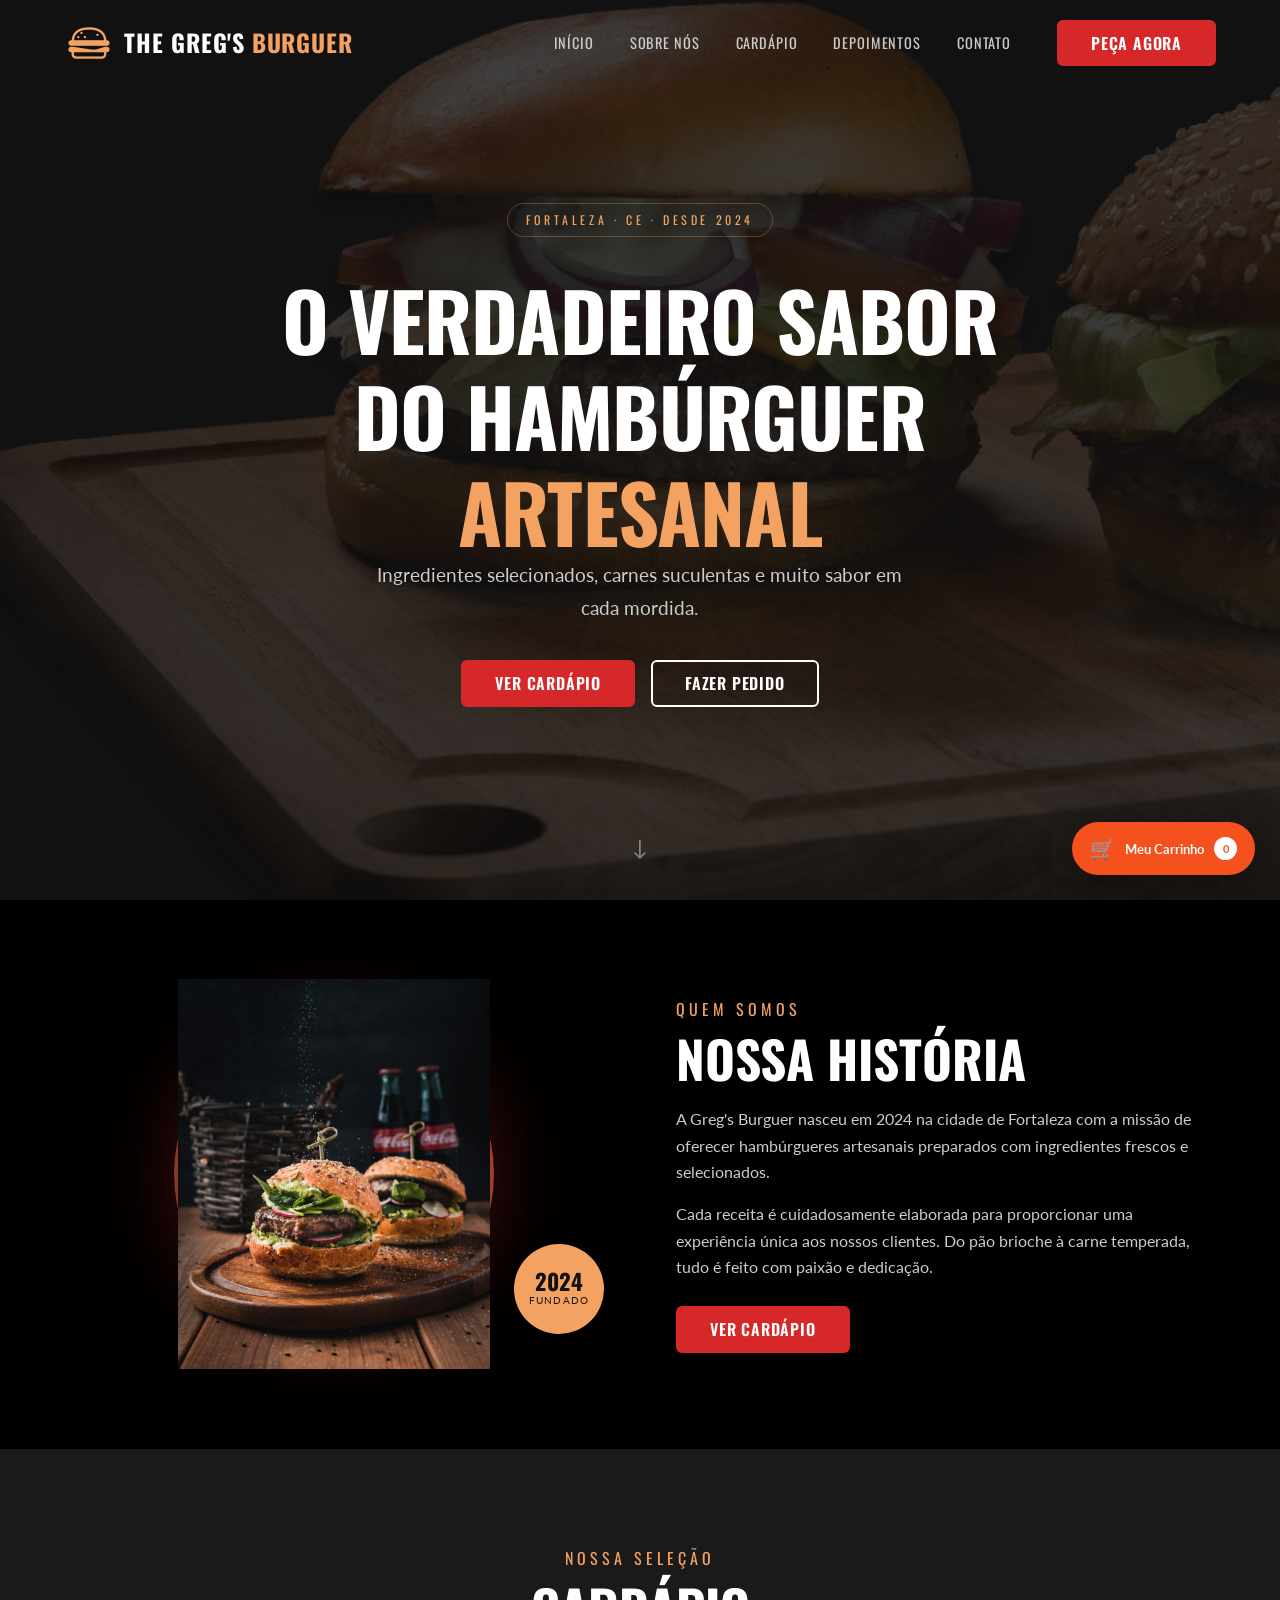
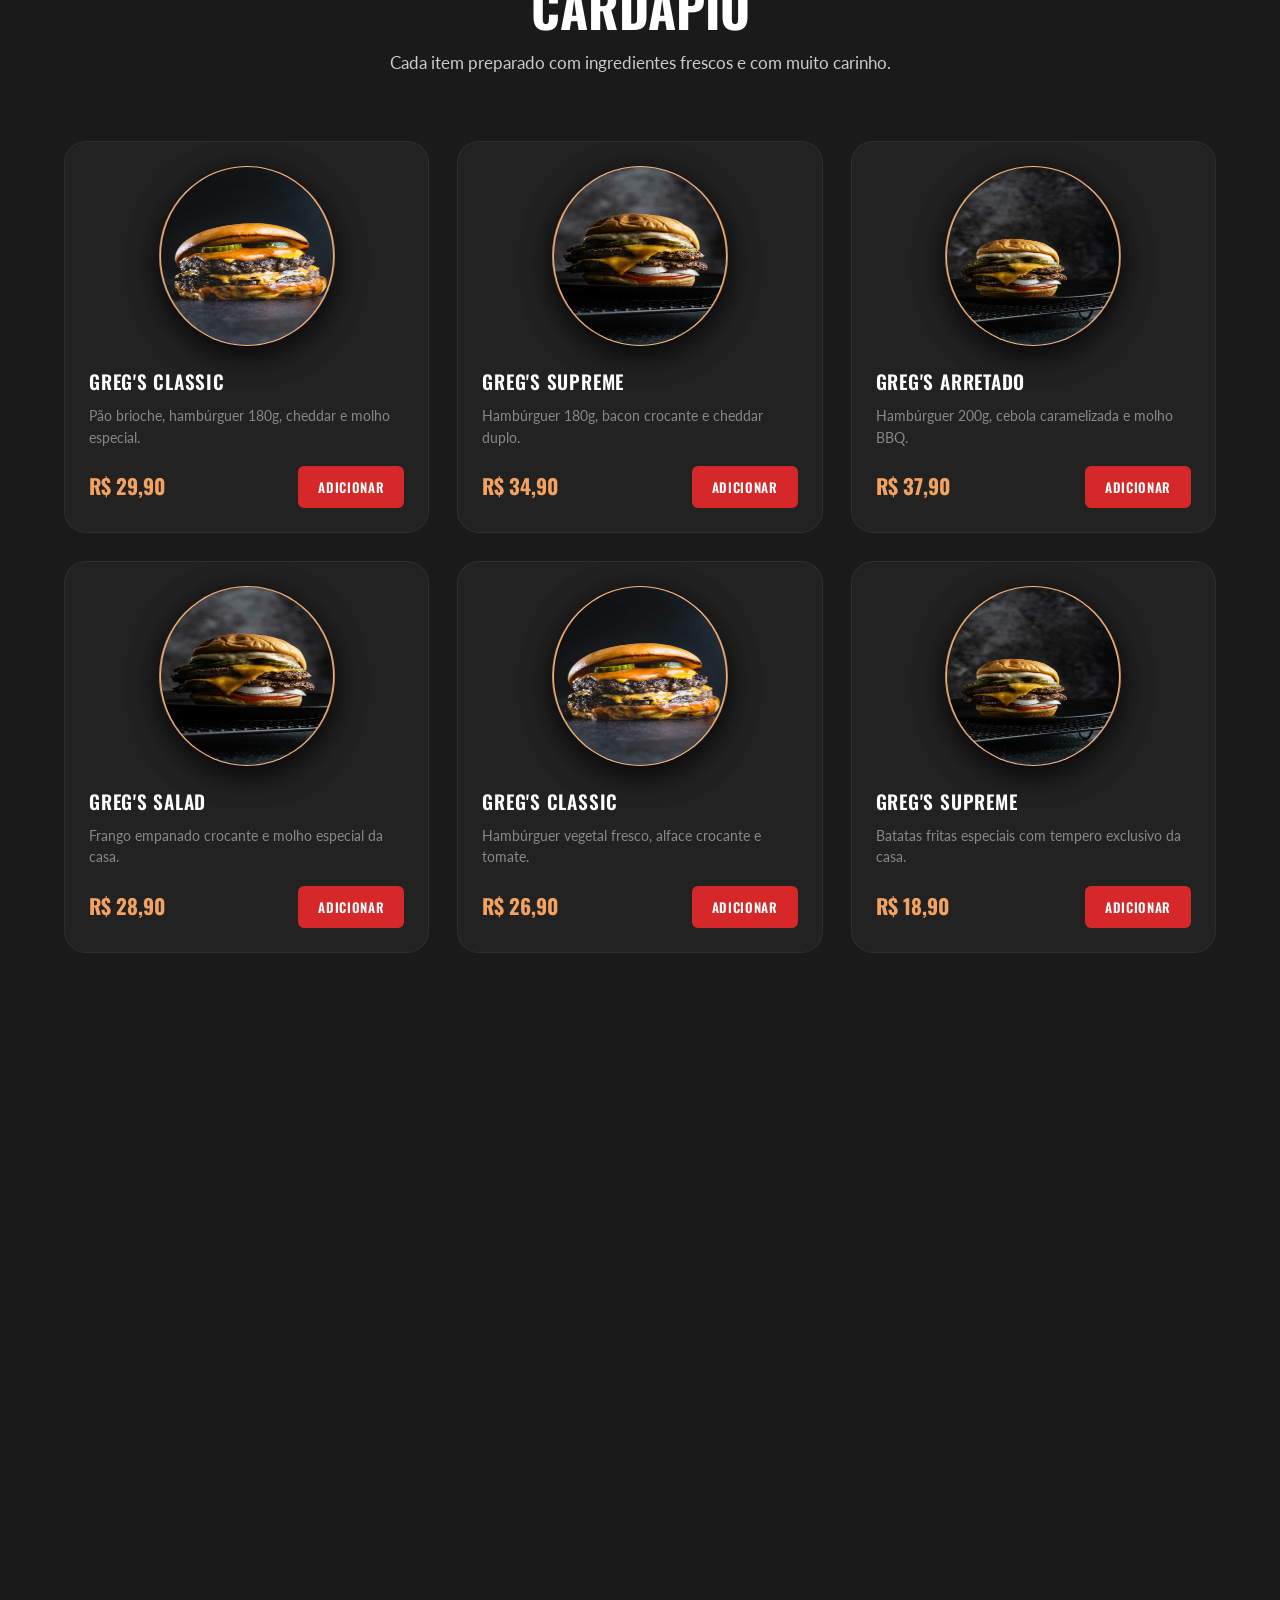
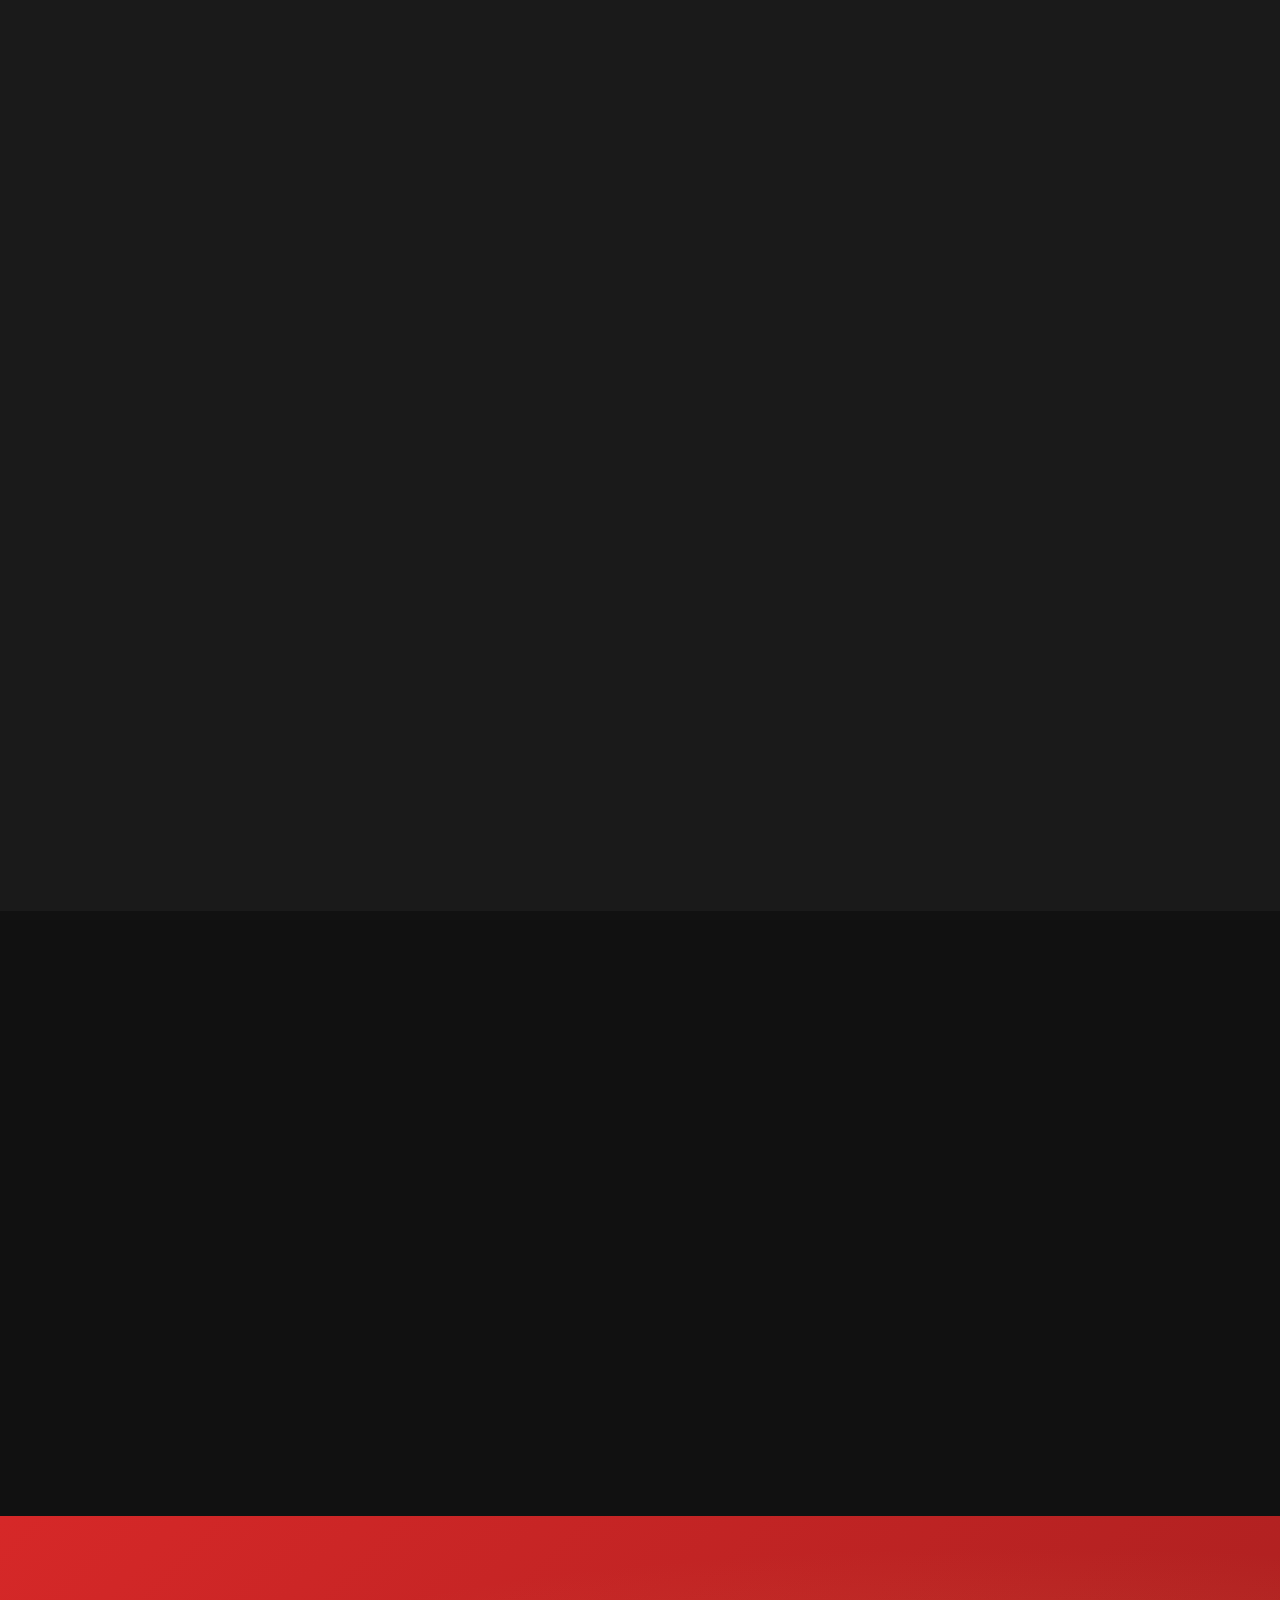
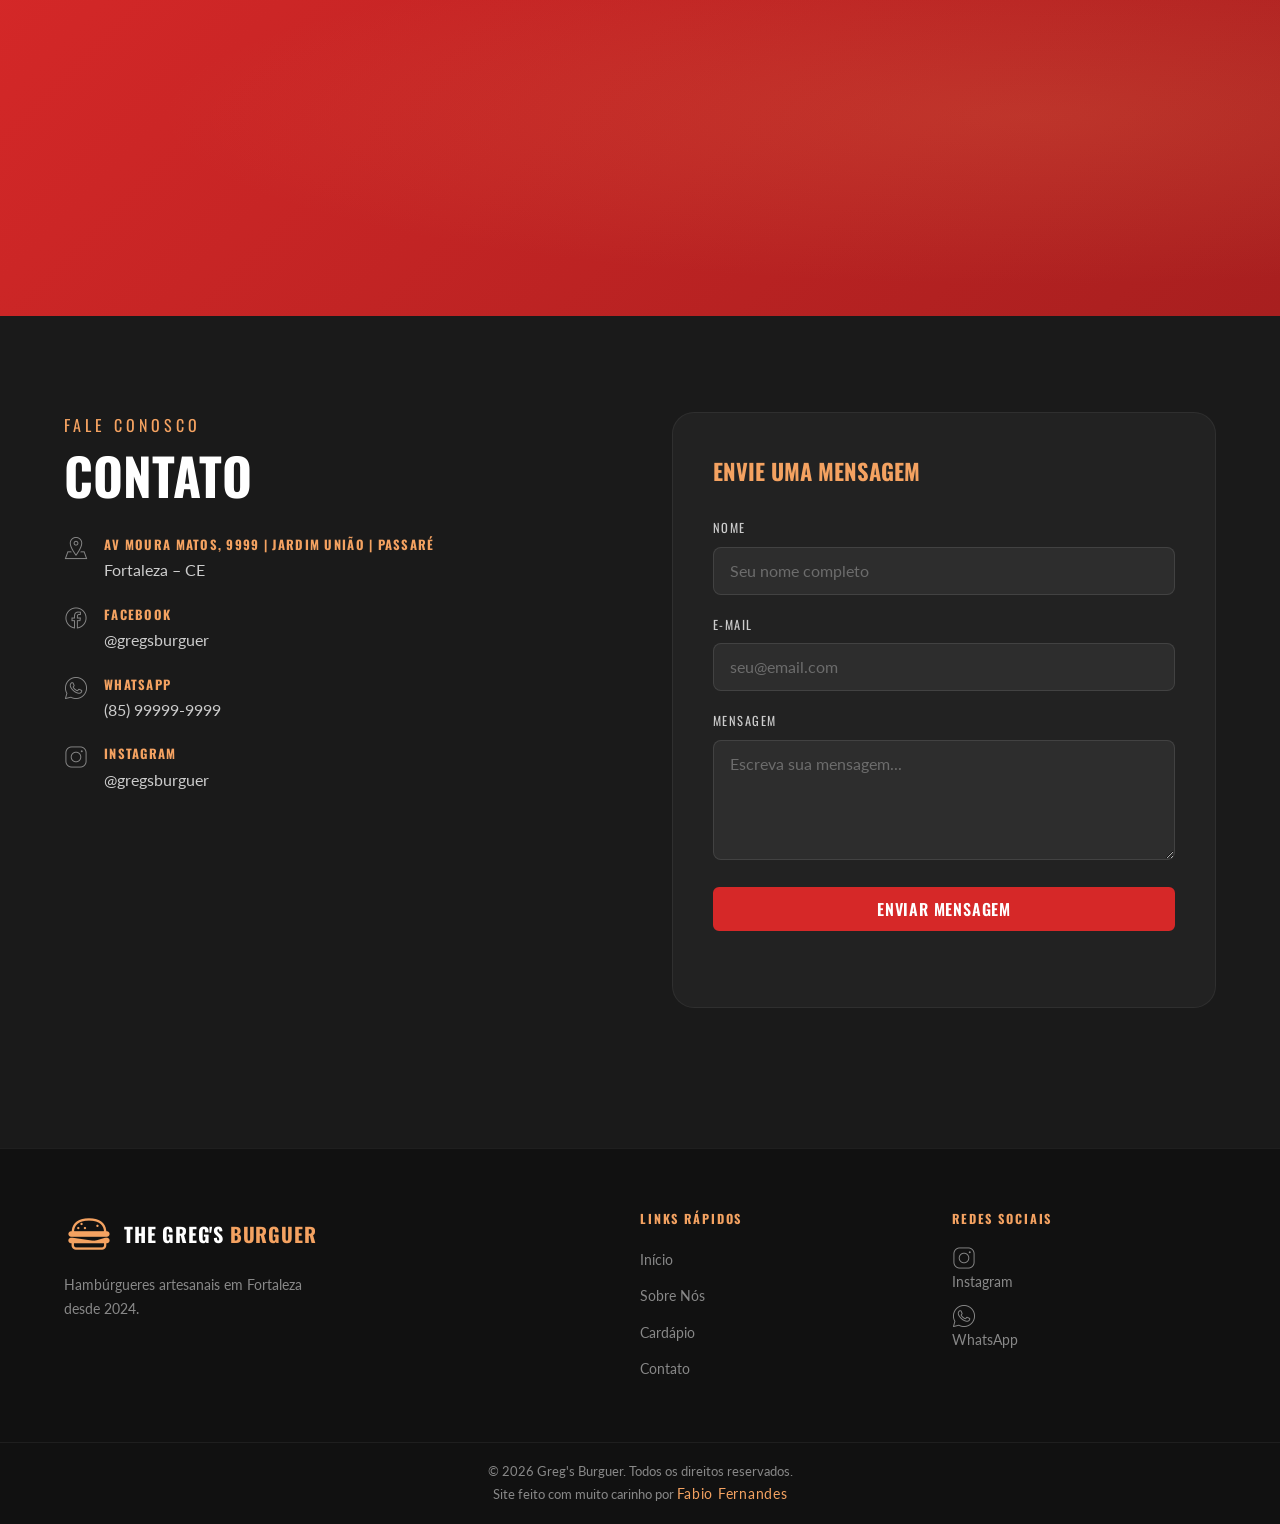
<file: index.html>
<!DOCTYPE html>
<html lang="pt-br">
<head>
  <meta charset="UTF-8" />
  <meta name="viewport" content="width=device-width, initial-scale=1.0" />
  <meta name="description" content="Greg's Burguer – Hambúrgueres artesanais em Fortaleza. Ingredientes frescos, carnes suculentas e muito sabor." />
  <title>The Greg's Burguer – O Verdadeiro Sabor Artesanal</title>
  <link rel="preconnect" href="https://fonts.googleapis.com" />
  <link rel="preconnect" href="https://fonts.gstatic.com" crossorigin />
  <link href="https://fonts.googleapis.com/css2?family=Oswald:wght@400;600;700&family=Lato:wght@300;400;700&display=swap" rel="stylesheet" />
  <link rel="stylesheet" href="./css/style.css" />
  <link rel="stylesheet" href="./responsivo.css" />
</head>
<body>

  <!-- ===== HEADER ===== -->
  <header class="header" id="header">
    <div class="header__inner">
      <a href="#inicio" class="logo">
        <span class="logo__icon"><img src="./img/loguinho.png"></span>
        <span class="logo__text">The Greg's <em>Burguer</em></span>
      </a>

      <nav class="nav" id="nav">
        <ul class="nav__list">
          <li><a href="#inicio" class="nav__link">Início</a></li>
          <li><a href="#sobre" class="nav__link">Sobre Nós</a></li>
          <li><a href="#cardapio" class="nav__link">Cardápio</a></li>
          <li><a href="#depoimentos" class="nav__link">Depoimentos</a></li>
          <li><a href="#contato" class="nav__link">Contato</a></li>
        </ul>
      </nav>

      <a href="https://wa.me/5585998126310" target="_blank" class="btn btn--primary header__cta">Peça Agora</a>

      <button class="hamburger" id="hamburger" aria-label="Abrir menu">
        <span></span><span></span><span></span>
      </button>
    </div>
  </header>

  <!-- ===== HERO ===== -->
  <section class="hero" id="inicio">
    <div class="hero__bg">
      <div class="hero__noise"></div>
    </div>
    <div class="hero__content reveal">
      <span class="hero__badge">Fortaleza · CE · Desde 2024</span>
      <h1 class="hero__title">O Verdadeiro Sabor<br>do Hambúrguer<br><em>Artesanal</em></h1>
      <p class="hero__sub">Ingredientes selecionados, carnes suculentas e muito sabor em cada mordida.</p>
      <div class="hero__actions">
        <a href="#cardapio" class="btn btn--primary">Ver Cardápio</a>
        <a href="https://wa.me/5585998126310" target="_blank" class="btn btn--outline">Fazer Pedido</a>
      </div>
    </div>
    <div class="hero__scroll-hint">
      <span>↓</span>
    </div>
  </section>

  <!-- ===== SOBRE NÓS ===== -->
  <section class="section about" id="sobre">
    <div class="container about__inner">
      <div class="about__visual reveal">
        <div class="about__img-frame">
          <div class="about__img-main">
            <span><img src="./img/sobre.jpg" alt="Sobre Nós"></span>
          </div>
          <div class="about__img-badge">
            <strong>2024</strong>
            <span>Fundado</span>
          </div>
        </div>
      </div>
      <div class="about__text reveal">
        <span class="section__label">Quem Somos</span>
        <h2 class="section__title">Nossa História</h2>
        <p>A Greg's Burguer nasceu em 2024 na cidade de Fortaleza com a missão de oferecer hambúrgueres artesanais preparados com ingredientes frescos e selecionados.</p>
        <p>Cada receita é cuidadosamente elaborada para proporcionar uma experiência única aos nossos clientes. Do pão brioche à carne temperada, tudo é feito com paixão e dedicação.</p>
        <a href="#cardapio" class="btn btn--primary">Ver Cardápio</a>
      </div>
    </div>
  </section>

  <!-- ===== CARDÁPIO ===== -->
  <section class="section menu" id="cardapio">
    <div class="container">
      <div class="section__head reveal">
        <span class="section__label">Nossa Seleção</span>
        <h2 class="section__title">Cardápio</h2>
        <p class="section__sub">Cada item preparado com ingredientes frescos e com muito carinho.</p>
      </div>

      <div class="menu__grid">

        <article class="menu-card reveal">
          <div class="menu-card__img-wrap">
            <div class="menu-card__img" style="background: radial-gradient(circle at 50% 60%, #f7c08a, #F4A261);">
              <span><img class="menu-card__img" src="./img/greg's.jpg" alt="Greg's Classic"></span>
            </div>
          </div>
          <div class="menu-card__body">
            <h3 class="menu-card__name">Greg's Classic</h3>
            <p class="menu-card__desc">Pão brioche, hambúrguer 180g, cheddar e molho especial.</p>
            <div class="menu-card__footer">
              <span class="menu-card__price">R$ 29,90</span>
              <button
                class="btn btn--sm add-to-cart"
                data-name="Greg's Classic"
                data-price="29.90"
                data-image="./img/greg's.jpg">
                Adicionar
              </button>

            </div>
          </div>
        </article>

        <article class="menu-card reveal">
          <div class="menu-card__img-wrap">
            <div class="menu-card__img" style="background: radial-gradient(circle at 50% 60%, #f7c08a, #F4A261);">
              <span><img class="menu-card__img" src="./img/arretado.jpg" alt="Greg's Arretado"></span>
            </div>
          </div>
          <div class="menu-card__body">
            <h3 class="menu-card__name">Greg's Supreme</h3>
            <p class="menu-card__desc">Hambúrguer 180g, bacon crocante e cheddar duplo.</p>
            <div class="menu-card__footer">
              <span class="menu-card__price">R$ 34,90</span>
              <button
                class="btn btn--sm add-to-cart"
                data-name="Greg's Supreme"
                data-price="34.90"
                data-image="./img/greg's.jpg">
                Adicionar
              </button>

            </div>
          </div>
        </article>

        <article class="menu-card reveal">
          <div class="menu-card__img-wrap">
            <div class="menu-card__img" style="background: radial-gradient(circle at 50% 60%, #f7c08a, #F4A261);">
              <span><img class="menu-card__img" src="./img/classic.jpg" alt="Greg's Classic"></span>
            </div>
          </div>
          <div class="menu-card__body">
            <h3 class="menu-card__name">Greg's Arretado</h3>
            <p class="menu-card__desc">Hambúrguer 200g, cebola caramelizada e molho BBQ.</p>
            <div class="menu-card__footer">
              <span class="menu-card__price">R$ 37,90</span>
              <button
              class="btn btn--sm add-to-cart"
              data-name="Greg's Arretado"
              data-price="37.90"
              data-image="./img/greg's.jpg">
              Adicionar</button>

            </div>
          </div>
        </article>

        <article class="menu-card reveal">
          <div class="menu-card__img-wrap">
            <div class="menu-card__img" style="background: radial-gradient(circle at 50% 60%, #f7c08a, #F4A261);">
              <span><img class="menu-card__img" src="./img/arretado.jpg" alt="Greg's Arretado"></span>
            </div>
          </div>
          <div class="menu-card__body">
            <h3 class="menu-card__name">Greg's Salad</h3>
            <p class="menu-card__desc">Frango empanado crocante e molho especial da casa.</p>
            <div class="menu-card__footer">
              <span class="menu-card__price">R$ 28,90</span>
              <button
                class="btn btn--sm add-to-cart"
                data-name="Greg's Salad"
                data-price="28.90"
                data-image="./img/greg's.jpg">
                Adicionar
              </button>
            </div>
          </div>
        </article>

        <article class="menu-card reveal">
          <div class="menu-card__img-wrap">
            <div class="menu-card__img" style="background: radial-gradient(circle at 50% 60%, #f7c08a, #F4A261);">
              <span><img class="menu-card__img" src="./img/greg's.jpg" alt="Greg's"></span>
            </div>
          </div>
          <div class="menu-card__body">
            <h3 class="menu-card__name">Greg's Classic</h3>
            <p class="menu-card__desc">Hambúrguer vegetal fresco, alface crocante e tomate.</p>
            <div class="menu-card__footer">
              <span class="menu-card__price">R$ 26,90</span>
              <button
                class="btn btn--sm add-to-cart"
                data-name="Greg's Classic"
                data-price="26.90"
                data-image="./img/greg's.jpg">
                Adicionar
              </button>

            </div>
          </div>
        </article>

        <article class="menu-card reveal">
          <div class="menu-card__img-wrap">
            <div class="menu-card__img" style="background: radial-gradient(circle at 50% 60%, #f7c08a, #F4A261);">
              <span><img class="menu-card__img" src="./img/classic.jpg" alt="Greg's Classic"></span>
            </div>
          </div>
          <div class="menu-card__body">
            <h3 class="menu-card__name">Greg's Supreme</h3>
            <p class="menu-card__desc">Batatas fritas especiais com tempero exclusivo da casa.</p>
            <div class="menu-card__footer">
              <span class="menu-card__price">R$ 18,90</span>
              <button
                class="btn btn--sm add-to-cart"
                data-name="Greg's Supreme"
                data-price="18.90"
                data-image="./img/greg's.jpg">
                Adicionar
              </button>
            </div>
          </div>
        </article>

        <article class="menu-card reveal">
          <div class="menu-card__img-wrap">
            <div class="menu-card__img" style="background: radial-gradient(circle at 50% 60%, #f7c08a, #F4A261);">
              <span><img class="menu-card__img" src="./img/suco.jpg" alt="Greg's Classic"></span>
            </div>
          </div>
          <div class="menu-card__body">
            <h3 class="menu-card__name">Greg's Sucos</h3>
            <p class="menu-card__desc">Batatas fritas especiais com tempero exclusivo da casa.</p>
            <div class="menu-card__footer">
              <span class="menu-card__price">R$ 18,90</span>
              <button
                class="btn btn--sm add-to-cart"
                data-name="Greg's Sucos"
                data-price="18.90"
                data-image="./img/suco.jpg">
                Adicionar
              </button>
            </div>
          </div>
        </article>
        
        <article class="menu-card reveal">
          <div class="menu-card__img-wrap">
            <div class="menu-card__img" style="background: radial-gradient(circle at 50% 60%, #f7c08a, #F4A261);">
              <span><img class="menu-card__img" src="./img/fritas-2.jpg" alt="Greg's Classic"></span>
            </div>
          </div>
          <div class="menu-card__body">
            <h3 class="menu-card__name">Greg's Fritas</h3>
            <p class="menu-card__desc">Batatas fritas especiais com tempero exclusivo da casa.</p>
            <div class="menu-card__footer">
              <span class="menu-card__price">R$ 18,90</span>
              <button
                class="btn btn--sm add-to-cart"
                data-name="Greg's Fritas"
                data-price="18.90"
                data-image="./img/fritas-2.jpg">
                Adicionar
              </button>
            </div>
          </div>
        </article>

        <article class="menu-card reveal">
          <div class="menu-card__img-wrap">
            <div class="menu-card__img" style="background: radial-gradient(circle at 50% 60%, #f7c08a, #F4A261);">
              <span><img class="menu-card__img" src="./img/fritas.jpg" alt="Greg's Classic"></span>
            </div>
          </div>
          <div class="menu-card__body">
            <h3 class="menu-card__name">Batata Greg's</h3>
            <p class="menu-card__desc">Batatas fritas especiais com tempero exclusivo da casa.</p>
            <div class="menu-card__footer">
              <span class="menu-card__price">R$ 18,90</span>
              <button
                class="btn btn--sm add-to-cart"
                data-name="Batata Greg's"
                data-price="18.90"
                data-image="./img/fritas.jpg">
                Adicionar
              </button>
            </div>
          </div>
        </article>

        <article class="menu-card reveal">
          <div class="menu-card__img-wrap">
            <div class="menu-card__img" style="background: radial-gradient(circle at 50% 60%, #f7c08a, #F4A261);">
              <span><img class="menu-card__img" src="./img/vitamina .jpg" alt="Greg's Vitamina"></span>
            </div>
          </div>
          <div class="menu-card__body">
            <h3 class="menu-card__name">Greg's Vitamina</h3>
            <p class="menu-card__desc">Vitaminas saborosas e especiais com sabores exclusivos da casa.</p>
            <div class="menu-card__footer">
              <span class="menu-card__price">R$ 12,90</span>
              <button
                class="btn btn--sm add-to-cart"
                data-name="Greg's Vitamina"
                data-price="12.90"
                data-image="./img/vitamina .jpg">
                Adicionar
            </div>
          </div>
        </article>

        <article class="menu-card reveal">
          <div class="menu-card__img-wrap">
            <div class="menu-card__img" style="background: radial-gradient(circle at 50% 60%, #f7c08a, #F4A261);">
              <span><img class="menu-card__img" src="./img/refri.jpg" alt="Greg's Refrigerante"></span>
            </div>
          </div>
          <div class="menu-card__body">
            <h3 class="menu-card__name">Greg's Refrigerante</h3>
            <p class="menu-card__desc">Refrigerantes especiais com sabores exclusivos da casa.</p>
            <div class="menu-card__footer">
              <span class="menu-card__price">R$ 9,90</span>
              <button
                class="btn btn--sm add-to-cart"
                data-name="Greg's Refrigerante"
                data-price="9.90"
                data-image="./img/refri.jpg">
                Adicionar
            </div>
          </div>
        </article>

        <article class="menu-card reveal">
          <div class="menu-card__img-wrap">
            <div class="menu-card__img" style="background: radial-gradient(circle at 50% 60%, #f7c08a, #F4A261);">
              <span><img class="menu-card__img" src="./img/milkshake.jpg" alt="Greg's Milkshake"></span>
            </div>
          </div>
          <div class="menu-card__body">
            <h3 class="menu-card__name">Greg's Milkshake</h3>
            <p class="menu-card__desc">Milkshakes especiais com sabores exclusivos da casa.</p>
            <div class="menu-card__footer">
              <span class="menu-card__price">R$ 18,90</span>
              <button
                class="btn btn--sm add-to-cart"
                data-name="Greg's Milkshake"
                data-price="18.90"
                data-image="./img/milkshake.jpg">
                Adicionar
            </div>
          </div>
        </article>

      </div>
    </div>
  </section>

  <!-- ===== DIFERENCIAIS ===== -->
  <section class="section features">
    <div class="container">
      <div class="section__head reveal">
        <span class="section__label">Por que Greg's?</span>
        <h2 class="section__title">Nossos Diferenciais</h2>
      </div>
      <div class="features__grid">
        <div class="feature-card reveal">
          <div class="feature-card__icon"><img src="./img/ingrediente.png" alt="Ingrediente Fresco"></div>
          <h3>Ingredientes Frescos</h3>
          <p>Selecionamos os melhores ingredientes diariamente para garantir frescor e qualidade.</p>
        </div>
        <div class="feature-card reveal">
          <div class="feature-card__icon"><img src="./img/carne.png" alt="Carne 100% Artesanal"></div>
          <h3>Carne 100% Artesanal</h3>
          <p>Nossa carne é moída e temperada diariamente, sem conservantes ou aditivos.</p>
        </div>
        <div class="feature-card reveal">
          <div class="feature-card__icon"><img src="./img/entrega (1).png" alt="Entrega Rápida"></div>
          <h3>Entrega Rápida</h3>
          <p>Seu pedido chega quentinho em até 40 minutos direto na sua porta.</p>
        </div>
        <div class="feature-card reveal">
          <div class="feature-card__icon"><img src="./img/premium.png" alt="Atendimento Premium"></div>
          <h3>Atendimento Premium</h3>
          <p>Equipe treinada para oferecer a melhor experiência em cada pedido.</p>
        </div>
      </div>
    </div>
  </section>

  <!-- ===== DEPOIMENTOS ===== -->
  <section class="section testimonials" id="depoimentos">
    <div class="container">
      <div class="section__head reveal">
        <span class="section__label">O que dizem</span>
        <h2 class="section__title">Depoimentos</h2>
      </div>
      <div class="testimonials__grid">

        <div class="testimonial-card reveal">
          <div class="testimonial-card__stars">★★★★★</div>
          <p class="testimonial-card__text">"O melhor hambúrguer que já experimentei. O pão brioche derrete na boca e a carne é simplesmente incrível!"</p>
          <div class="testimonial-card__author">
            <div class="testimonial-card__avatar">FF</div>
            <span>Fabio Fernandes</span>
          </div>
        </div>

        <div class="testimonial-card reveal">
          <div class="testimonial-card__stars">★★★★★</div>
          <p class="testimonial-card__text">"Atendimento excelente e sabor incrível. O Bacon Supreme virou meu pedido favorito toda semana!"</p>
          <div class="testimonial-card__author">
            <div class="testimonial-card__avatar">AM</div>
            <span>Adriana Meire</span>
          </div>
        </div>

        <div class="testimonial-card reveal">
          <div class="testimonial-card__stars">★★★★★</div>
          <p class="testimonial-card__text">"Entrega rápida e lanche perfeito. O BBQ Monster é uma explosão de sabor do começo ao fim."</p>
          <div class="testimonial-card__author">
            <div class="testimonial-card__avatar">LP</div>
            <span>Luziene Pereira</span>
          </div>
        </div>

      </div>
    </div>
  </section>

  <!-- ===== CTA ===== -->
  <section class="cta-section">
    <div class="container cta-section__inner reveal">
      <h2>Pronto para experimentar o melhor hambúrguer da cidade?</h2>
      <p>Faça seu pedido agora pelo WhatsApp e receba em casa!</p>
      <a href="https://wa.me/5585998126310" target="_blank" class="btn btn--light btn--lg">Peça Agora <img style="width: 30px" src="./img/black.png"></a>
    </div>
  </section>

  <!-- ===== CONTATO ===== -->
  <section class="section contact" id="contato">
    <div class="container contact__inner">

      <div class="contact__info reveal">
        <span class="section__label">Fale Conosco</span>
        <h2 class="section__title">Contato</h2>

        <ul class="contact__list">
          <li>
            <span class="contact__icon"><img src="./img/endereco.png" alt="Endereço"></span>
            <div>
              <strong>Av Moura Matos, 9999 | Jardim União | Passaré</strong>
              <span>Fortaleza – CE</span>
            </div>
          </li>
          <li>
            <span class="contact__icon"><img src="./img/face.png" alt="Facebook"></span>
            <div>
              <strong>Facebook</strong>
              <span>@gregsburguer</span>
            </div>
          </li>
          <li>
            <span class="contact__icon"><img src="./img/whats.png" alt="WhatsApp"></span>
            <div>
              <strong>WhatsApp</strong>
              <a href="https://wa.me/5585998126310" target="_blank">(85) 99999-9999</a>
            </div>
          </li>
          <li>
            <span class="contact__icon"><img src="./img/instagram.png" alt="Instagram"></span>
            <div>
              <strong>Instagram</strong>
              <a href="https://instagram.com/gregsburguer" target="_blank">@gregsburguer</a>
            </div>
          </li>
        </ul>

        <div class="contact__map">
          <iframe
            src="https://www.google.com/maps/embed?pb=!1m18!1m12!1m3!1d127562.11!2d-38.5434!3d-3.7172!2m3!1f0!2f0!3f0!3m2!1i1024!2i768!4f13.1!3m3!1m2!1s0x7c74842b3e5c01d%3A0x1d4562a3d3e9e2b!2sFortaleza%2C%20CE!5e0!3m2!1spt-BR!2sbr!4v1717000000000"
            width="100%" height="220" style="border:0;border-radius:12px;" allowfullscreen="" loading="lazy"
            referrerpolicy="no-referrer-when-downgrade" title="Localização Greg's Burguer">
          </iframe>
        </div>
      </div>

      <div class="contact__form-wrap reveal">
        <form class="contact__form" id="contactForm" novalidate>
          <h3>Envie uma mensagem</h3>
          <div class="form-group">
            <label for="name">Nome</label>
            <input type="text" id="name" name="name" placeholder="Seu nome completo" required />
          </div>
          <div class="form-group">
            <label for="email">E-mail</label>
            <input type="email" id="email" name="email" placeholder="seu@email.com" required />
          </div>
          <div class="form-group">
            <label for="message">Mensagem</label>
            <textarea id="message" name="message" rows="5" placeholder="Escreva sua mensagem..." required></textarea>
          </div>
          <button type="submit" class="btn btn--primary btn--full">Enviar Mensagem</button>
          <p class="form-feedback" id="formFeedback"></p>
        </form>
      </div>

    </div>
  </section>

  <!-- ===== FOOTER ===== -->
  <footer class="footer">
    <div class="container footer__inner">
      <div class="footer__brand">
        <a href="#inicio" class="logo logo--sm">
          <span class="logo__icon"><img src="./img/loguinho.png" alt="Greg's Burguer"></span>
          <span class="logo__text"> The Greg's <em>Burguer</em></span>
        </a>
        <p>Hambúrgueres artesanais em Fortaleza desde 2024.</p>
      </div>
      <div class="footer__links">
        <strong>Links Rápidos</strong>
        <ul>
          <li><a href="#inicio">Início</a></li>
          <li><a href="#sobre">Sobre Nós</a></li>
          <li><a href="#cardapio">Cardápio</a></li>
          <li><a href="#contato">Contato</a></li>
        </ul>
      </div>
      <div class="footer__social">
        <strong>Redes Sociais</strong>
        <div class="social-links">
          <a href="https://instagram.com/gregsburguer" target="_blank" aria-label="Instagram"><img src="./img/instagram.png"> Instagram</a>
          <a href="https://wa.me/5585998126310" target="_blank" aria-label="WhatsApp"><img src="./img/whats.png"> WhatsApp</a>
        </div>
      </div>
    </div>
    <div class="footer__copy">
      <div class="container">
        © 2026 Greg's Burguer. Todos os direitos reservados.
      </div>
      <div class="container">
        <p class="link-bio">Site feito com muito carinho por <a href="https://github.com/fabiofernandesweb" target="_blank">Fabio Fernandes</a></p>
      </div>
    </div>
  </footer>

  <!-- Botão voltar ao topo -->
  <button class="back-to-top" id="backToTop" aria-label="Voltar ao topo">↑</button>

  <!-- ==============================
     BOTÃO DO CARRINHO
============================== -->

<button class="cart-floating" id="cartFloating" aria-label="Abrir carrinho">

  <span class="cart-icon">🛒</span>

  <span class="cart-text">
    Meu Carrinho
  </span>

  <span class="cart-count" id="cartCount">0</span>

</button>


<!-- ==============================
     FUNDO DO CARRINHO
============================== -->

<div class="cart-overlay" id="cartOverlay"></div>


<!-- ==============================
     CARRINHO
============================== -->

<aside class="cart" id="cart">

  <div class="cart-header">

    <div>
      <span class="cart-label">SEU PEDIDO</span>
      <h2>Meu Carrinho</h2>
    </div>

    <button
      class="cart-close"
      id="cartClose"
      aria-label="Fechar carrinho">
      ×
    </button>

  </div>


  <div class="cart-items" id="cartItems">

    <div class="cart-empty">

      <div class="cart-empty-icon">
        🛒
      </div>

      <h3>Seu carrinho está vazio</h3>

      <p>
        Adicione seus hambúrgueres favoritos
        para começar o pedido.
      </p>

    </div>

  </div>


  <div class="cart-footer">

    <div class="cart-subtotal">
      <span>Subtotal</span>
      <strong id="cartTotal">R$ 0,00</strong>
    </div>

    <button
      class="cart-checkout"
      id="checkoutButton"
      disabled>
      Finalizar Pedido
    </button>

    <button
      class="cart-continue"
      id="continueShopping">
      Continuar comprando
    </button>

  </div>

</aside>

  <script src="./js/script.js"></script>
</body>
</html>
</file>
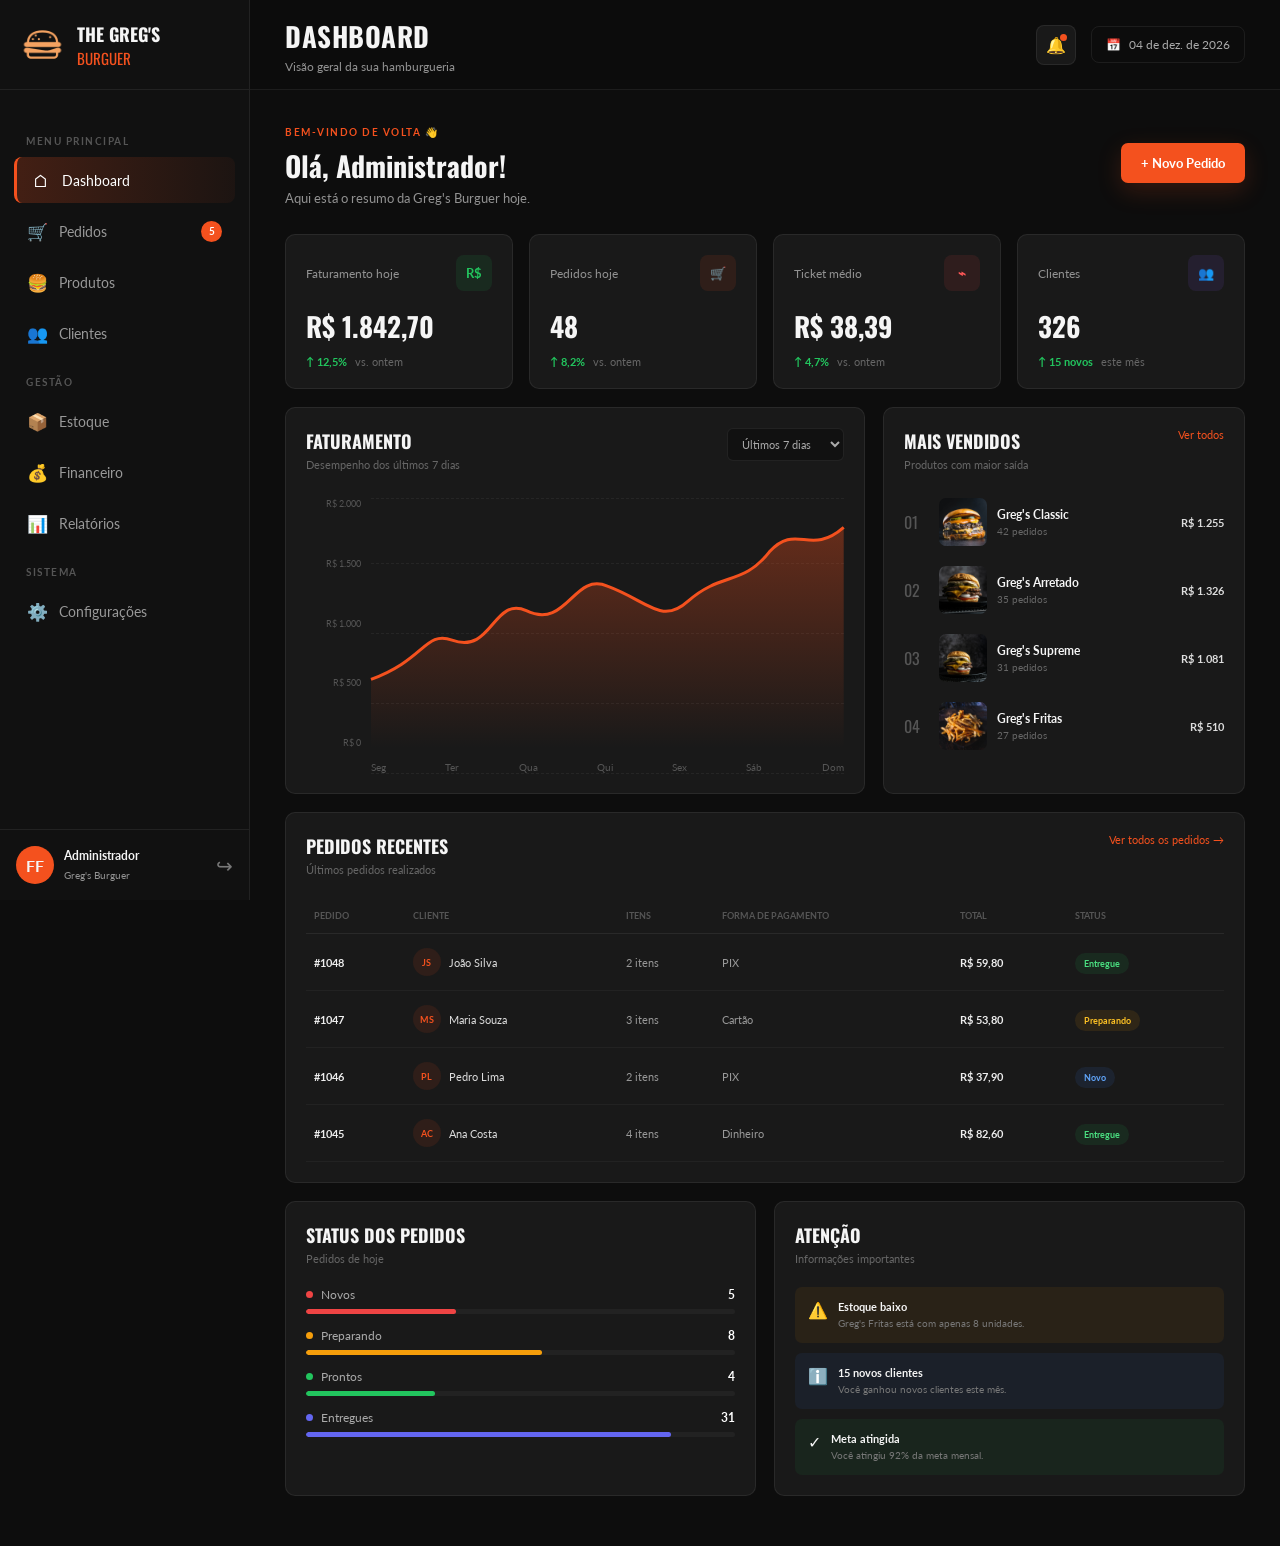
<file: dashboard/index.html>
<!DOCTYPE html>
<html lang="pt-BR">
<head>
  <meta charset="UTF-8">
  <meta name="viewport" content="width=device-width, initial-scale=1.0">

  <title>Dashboard | The Greg's Burguer</title>

  <link rel="preconnect" href="https://fonts.googleapis.com">
  <link rel="preconnect" href="https://fonts.gstatic.com" crossorigin>

  <link
    href="https://fonts.googleapis.com/css2?family=Oswald:wght@400;500;600;700&family=Lato:wght@300;400;500;600;700&display=swap"
    rel="stylesheet"
  >

  <link rel="stylesheet" href="./css/dashboard.css">
</head>

<body>

  <div class="dashboard">

    <!-- SIDEBAR -->
    <aside class="sidebar" id="sidebar">

      <div class="sidebar__brand">
        <img src="../img/loguinho.png" alt="Greg's Burguer">

        <div>
          <strong>The Greg's</strong>
          <span>Burguer</span>
        </div>
      </div>

      <nav class="sidebar__nav">

        <p class="nav-title">MENU PRINCIPAL</p>

        <a href="#" class="nav-item active">
          <span>⌂</span>
          Dashboard
        </a>

        <a href="#" class="nav-item">
          <span>🛒</span>
          Pedidos
          <b class="nav-badge">5</b>
        </a>

        <a href="#" class="nav-item">
          <span>🍔</span>
          Produtos
        </a>

        <a href="#" class="nav-item">
          <span>👥</span>
          Clientes
        </a>

        <p class="nav-title">GESTÃO</p>

        <a href="#" class="nav-item">
          <span>📦</span>
          Estoque
        </a>

        <a href="#" class="nav-item">
          <span>💰</span>
          Financeiro
        </a>

        <a href="#" class="nav-item">
          <span>📊</span>
          Relatórios
        </a>

        <p class="nav-title">SISTEMA</p>

        <a href="#" class="nav-item">
          <span>⚙️</span>
          Configurações
        </a>

      </nav>

      <div class="sidebar__footer">
        <div class="admin-avatar">FF</div>

        <div class="admin-info">
          <strong>Administrador</strong>
          <span>Greg's Burguer</span>
        </div>

        <button title="Sair">↪</button>
      </div>

    </aside>

    <!-- CONTEÚDO -->
    <main class="main">

      <!-- HEADER -->
      <header class="topbar">

        <button class="menu-toggle" id="menuToggle">
          ☰
        </button>

        <div>
          <h1>Dashboard</h1>
          <p>Visão geral da sua hamburgueria</p>
        </div>

        <div class="topbar__actions">

          <button class="icon-button">
            🔔
            <span></span>
          </button>

          <div class="topbar__date">
            📅
            <span id="currentDate"></span>
          </div>

        </div>

      </header>

      <!-- CONTEÚDO -->
      <section class="content">

        <div class="welcome">
          <div>
            <span class="welcome-label">BEM-VINDO DE VOLTA 👋</span>
            <h2>Olá, Administrador!</h2>
            <p>Aqui está o resumo da Greg's Burguer hoje.</p>
          </div>

          <button class="primary-button" id="newOrderButton">
            + Novo Pedido
          </button>
        </div>

        <!-- CARDS -->
        <div class="stats-grid">

          <article class="stat-card">
            <div class="stat-card__top">
              <span>Faturamento hoje</span>
              <div class="stat-icon green">R$</div>
            </div>

            <strong>R$ 1.842,70</strong>

            <div class="stat-bottom positive">
              ↑ 12,5%
              <span>vs. ontem</span>
            </div>
          </article>

          <article class="stat-card">
            <div class="stat-card__top">
              <span>Pedidos hoje</span>
              <div class="stat-icon orange">🛒</div>
            </div>

            <strong>48</strong>

            <div class="stat-bottom positive">
              ↑ 8,2%
              <span>vs. ontem</span>
            </div>
          </article>

          <article class="stat-card">
            <div class="stat-card__top">
              <span>Ticket médio</span>
              <div class="stat-icon red">⌁</div>
            </div>

            <strong>R$ 38,39</strong>

            <div class="stat-bottom positive">
              ↑ 4,7%
              <span>vs. ontem</span>
            </div>
          </article>

          <article class="stat-card">
            <div class="stat-card__top">
              <span>Clientes</span>
              <div class="stat-icon purple">👥</div>
            </div>

            <strong>326</strong>

            <div class="stat-bottom positive">
              ↑ 15 novos
              <span>este mês</span>
            </div>
          </article>

        </div>

        <!-- GRÁFICOS -->
        <div class="dashboard-grid">

          <section class="panel sales-panel">

            <div class="panel-header">
              <div>
                <h3>Faturamento</h3>
                <p>Desempenho dos últimos 7 dias</p>
              </div>

              <select id="periodSelect">
                <option>Últimos 7 dias</option>
                <option>Últimos 30 dias</option>
                <option>Este ano</option>
              </select>
            </div>

            <div class="chart">

              <div class="chart-y">
                <span>R$ 2.000</span>
                <span>R$ 1.500</span>
                <span>R$ 1.000</span>
                <span>R$ 500</span>
                <span>R$ 0</span>
              </div>

              <div class="chart-area">

                <div class="grid-line line-1"></div>
                <div class="grid-line line-2"></div>
                <div class="grid-line line-3"></div>
                <div class="grid-line line-4"></div>
                <div class="grid-line line-5"></div>

                <svg
                  class="sales-chart"
                  viewBox="0 0 700 260"
                  preserveAspectRatio="none"
                >

                  <defs>
                    <linearGradient id="areaGradient" x1="0" y1="0" x2="0" y2="1">
                      <stop offset="0%" stop-color="#f4511e" stop-opacity=".35"/>
                      <stop offset="100%" stop-color="#f4511e" stop-opacity="0"/>
                    </linearGradient>
                  </defs>

                  <path
                    class="chart-area-fill"
                    d="M0,190
                       C80,170 80,140 120,150
                       C180,165 180,105 230,120
                       C290,140 300,80 350,95
                       C410,110 430,135 470,110
                       C520,80 550,95 590,60
                       C630,30 650,65 700,35
                       L700,260 L0,260 Z"
                  />

                  <path
                    class="chart-line"
                    d="M0,190
                       C80,170 80,140 120,150
                       C180,165 180,105 230,120
                       C290,140 300,80 350,95
                       C410,110 430,135 470,110
                       C520,80 550,95 590,60
                       C630,30 650,65 700,35"
                  />

                </svg>

                <div class="chart-labels">
                  <span>Seg</span>
                  <span>Ter</span>
                  <span>Qua</span>
                  <span>Qui</span>
                  <span>Sex</span>
                  <span>Sáb</span>
                  <span>Dom</span>
                </div>

              </div>

            </div>

          </section>

          <!-- PRODUTOS MAIS VENDIDOS -->
          <section class="panel">

            <div class="panel-header">
              <div>
                <h3>Mais vendidos</h3>
                <p>Produtos com maior saída</p>
              </div>

              <a href="#">Ver todos</a>
            </div>

            <div class="products-ranking">

              <div class="ranking-item">
                <div class="ranking-number">01</div>

                <img src="../img/greg's.jpg" alt="Greg's Classic">

                <div class="ranking-info">
                  <strong>Greg's Classic</strong>
                  <span>42 pedidos</span>
                </div>

                <b>R$ 1.255</b>
              </div>

              <div class="ranking-item">
                <div class="ranking-number">02</div>

                <img src="../img/arretado.jpg" alt="Greg's Arretado">

                <div class="ranking-info">
                  <strong>Greg's Arretado</strong>
                  <span>35 pedidos</span>
                </div>

                <b>R$ 1.326</b>
              </div>

              <div class="ranking-item">
                <div class="ranking-number">03</div>

                <img src="../img/classic.jpg" alt="Greg's Supreme">

                <div class="ranking-info">
                  <strong>Greg's Supreme</strong>
                  <span>31 pedidos</span>
                </div>

                <b>R$ 1.081</b>
              </div>

              <div class="ranking-item">
                <div class="ranking-number">04</div>

                <img src="../img/fritas-2.jpg" alt="Greg's Fritas">

                <div class="ranking-info">
                  <strong>Greg's Fritas</strong>
                  <span>27 pedidos</span>
                </div>

                <b>R$ 510</b>
              </div>

            </div>

          </section>

        </div>

        <!-- PEDIDOS -->
        <section class="panel orders-panel">

          <div class="panel-header">

            <div>
              <h3>Pedidos recentes</h3>
              <p>Últimos pedidos realizados</p>
            </div>

            <a href="#">Ver todos os pedidos →</a>

          </div>

          <div class="table-wrapper">

            <table>

              <thead>
                <tr>
                  <th>PEDIDO</th>
                  <th>CLIENTE</th>
                  <th>ITENS</th>
                  <th>FORMA DE PAGAMENTO</th>
                  <th>TOTAL</th>
                  <th>STATUS</th>
                </tr>
              </thead>

              <tbody>

                <tr>
                  <td><strong>#1048</strong></td>
                  <td>
                    <div class="customer">
                      <span>JS</span>
                      João Silva
                    </div>
                  </td>
                  <td>2 itens</td>
                  <td>PIX</td>
                  <td><strong>R$ 59,80</strong></td>
                  <td><span class="status delivered">Entregue</span></td>
                </tr>

                <tr>
                  <td><strong>#1047</strong></td>
                  <td>
                    <div class="customer">
                      <span>MS</span>
                      Maria Souza
                    </div>
                  </td>
                  <td>3 itens</td>
                  <td>Cartão</td>
                  <td><strong>R$ 53,80</strong></td>
                  <td><span class="status preparing">Preparando</span></td>
                </tr>

                <tr>
                  <td><strong>#1046</strong></td>
                  <td>
                    <div class="customer">
                      <span>PL</span>
                      Pedro Lima
                    </div>
                  </td>
                  <td>2 itens</td>
                  <td>PIX</td>
                  <td><strong>R$ 37,90</strong></td>
                  <td><span class="status new">Novo</span></td>
                </tr>

                <tr>
                  <td><strong>#1045</strong></td>
                  <td>
                    <div class="customer">
                      <span>AC</span>
                      Ana Costa
                    </div>
                  </td>
                  <td>4 itens</td>
                  <td>Dinheiro</td>
                  <td><strong>R$ 82,60</strong></td>
                  <td><span class="status delivered">Entregue</span></td>
                </tr>

              </tbody>

            </table>

          </div>

        </section>

        <!-- PARTE INFERIOR -->
        <div class="bottom-grid">

          <!-- STATUS DOS PEDIDOS -->
          <section class="panel">

            <div class="panel-header">
              <div>
                <h3>Status dos pedidos</h3>
                <p>Pedidos de hoje</p>
              </div>
            </div>

            <div class="order-status">

              <div class="status-row">
                <div class="status-title">
                  <span class="dot new-dot"></span>
                  Novos
                </div>
                <strong>5</strong>
              </div>

              <div class="progress">
                <span style="width: 35%; background:#ef4444"></span>
              </div>

              <div class="status-row">
                <div class="status-title">
                  <span class="dot preparing-dot"></span>
                  Preparando
                </div>
                <strong>8</strong>
              </div>

              <div class="progress">
                <span style="width: 55%; background:#f59e0b"></span>
              </div>

              <div class="status-row">
                <div class="status-title">
                  <span class="dot ready-dot"></span>
                  Prontos
                </div>
                <strong>4</strong>
              </div>

              <div class="progress">
                <span style="width: 30%; background:#22c55e"></span>
              </div>

              <div class="status-row">
                <div class="status-title">
                  <span class="dot delivered-dot"></span>
                  Entregues
                </div>
                <strong>31</strong>
              </div>

              <div class="progress">
                <span style="width: 85%; background:#6366f1"></span>
              </div>

            </div>

          </section>

          <!-- ALERTAS -->
          <section class="panel">

            <div class="panel-header">
              <div>
                <h3>Atenção</h3>
                <p>Informações importantes</p>
              </div>
            </div>

            <div class="alerts">

              <div class="alert alert-warning">
                <span>⚠️</span>

                <div>
                  <strong>Estoque baixo</strong>
                  <p>Greg's Fritas está com apenas 8 unidades.</p>
                </div>
              </div>

              <div class="alert alert-info">
                <span>ℹ️</span>

                <div>
                  <strong>15 novos clientes</strong>
                  <p>Você ganhou novos clientes este mês.</p>
                </div>
              </div>

              <div class="alert alert-success">
                <span>✓</span>

                <div>
                  <strong>Meta atingida</strong>
                  <p>Você atingiu 92% da meta mensal.</p>
                </div>
              </div>

            </div>

          </section>

        </div>

      </section>

    </main>

  </div>

  <!-- MODAL NOVO PEDIDO -->
  <div class="modal" id="orderModal">

    <div class="modal-content">

      <button class="modal-close" id="closeModal">×</button>

      <span class="section-label">NOVO PEDIDO</span>

      <h2>Criar pedido</h2>

      <div class="form-group">
        <label>Cliente</label>
        <input type="text" id="customerName" placeholder="Nome do cliente">
      </div>

      <div class="form-group">
        <label>Produto</label>

        <select id="productSelect">
          <option value="29.90">Greg's Classic — R$ 29,90</option>
          <option value="34.90">Greg's Supreme — R$ 34,90</option>
          <option value="37.90">Greg's Arretado — R$ 37,90</option>
          <option value="28.90">Greg's Salad — R$ 28,90</option>
          <option value="18.90">Greg's Fritas — R$ 18,90</option>
          <option value="12.90">Greg's Vitamina — R$ 12,90</option>
          <option value="9.90">Greg's Refrigerante — R$ 9,90</option>
          <option value="18.90">Greg's Milkshake — R$ 18,90</option>
        </select>
      </div>

      <div class="form-group">
        <label>Quantidade</label>
        <input type="number" id="quantity" value="1" min="1">
      </div>

      <div class="modal-total">
        <span>Total</span>
        <strong id="modalTotal">R$ 29,90</strong>
      </div>

      <button class="primary-button full" id="createOrder">
        Criar Pedido
      </button>

    </div>

  </div>

  <script src="./js/dashboard.js"></script>

</body>
</html>
</file>
<file: css/style.css>
/* ================================================
   Greg's Burguer – style.css
   Paleta: preto #111, vermelho #D62828, dourado #F4A261
   ================================================ */

/* ---------- CSS Variables ---------- */
:root {
  --black:   #111111;
  --black2:  #1a1a1a;
  --black3:  #222222;
  --red:     #D62828;
  --red-dk:  #a81f1f;
  --gold:    #F4A261;
  --gold-lt: #f7c08a;
  --white:   #FFFFFF;
  --gray:    #888888;
  --gray-lt: #cccccc;

  --font-head: 'Oswald', sans-serif;
  --font-body: 'Lato', sans-serif;

  --radius: 14px;
  --radius-lg: 22px;
  --shadow: 0 8px 40px rgba(0,0,0,0.55);
  --transition: 0.3s ease;

  --max-w: 1200px;
}

/* ---------- Reset ---------- */
*, *::before, *::after { box-sizing: border-box; margin: 0; padding: 0; }
html { scroll-behavior: smooth; }
body {
  font-family: var(--font-body);
  background: var(--black);
  color: var(--white);
  line-height: 1.65;
  overflow-x: hidden;
}
img { max-width: 100%; display: block; }
a { color: inherit; text-decoration: none; }
ul { list-style: none; }

/* ---------- Utilities ---------- */
.container {
  max-width: var(--max-w);
  margin: 0 auto;
  padding: 0 24px;
}

.section { padding: 96px 0; }

.section__head { text-align: center; margin-bottom: 64px; }

.section__label {
  display: inline-block;
  font-family: var(--font-head);
  font-size: 1rem;
  letter-spacing: 0.25em;
  text-transform: uppercase;
  color: var(--gold);
  margin-bottom: 10px;
}

.section__title {
  font-family: var(--font-head);
  font-size: clamp(2rem, 5vw, 3.2rem);
  font-weight: 700;
  text-transform: uppercase;
  line-height: 1.05;
  color: var(--white);
}

.section__sub {
  margin-top: 14px;
  color: var(--gray-lt);
  font-size: 1.05rem;
  max-width: 520px;
  margin-left: auto;
  margin-right: auto;
}

/* ---------- Buttons ---------- */
.btn {
  display: inline-flex;
  align-items: center;
  gap: 8px;
  font-family: var(--font-head);
  font-size: 1rem;
  font-weight: 600;
  letter-spacing: 0.05em;
  text-transform: uppercase;
  padding: 0.5rem 2rem;
  border-radius: 6px;
  border: 2px solid transparent;
  cursor: pointer;
  transition: all var(--transition);
}

.btn--primary {
  background: var(--red);
  color: var(--white);
  border-color: var(--red);
}
.btn--primary:hover {
  background: var(--red-dk);
  border-color: var(--red-dk);
  transform: translateY(-2px);
  box-shadow: 0 8px 24px rgba(214,40,40,.45);
}

.btn--outline {
  background: transparent;
  color: var(--white);
  border-color: var(--white);
}
.btn--outline:hover {
  background: var(--white);
  color: var(--black);
  transform: translateY(-2px);
}

.btn--sm {
  padding: 9px 18px;
  font-size: 0.82rem;
  background: var(--red);
  color: var(--white);
  border-color: var(--red);
}
.btn--sm:hover {
  background: var(--red-dk);
  border-color: var(--red-dk);
  transform: translateY(-2px);
}

.btn--light {
  background: var(--white);
  color: var(--red);
  border-color: var(--white);
}
.btn--light:hover {
  background: var(--gold);
  border-color: var(--gold);
  color: var(--black);
  transform: translateY(-3px);
  box-shadow: 0 10px 30px rgba(0,0,0,.3);
}

.btn--lg { padding: 18px 48px; font-size: 1.15rem; }
.btn--full { width: 100%; justify-content: center; }

/* ---------- Reveal animations ---------- */
.reveal {
  opacity: 0;
  transform: translateY(40px);
  transition: opacity 0.7s ease, transform 0.7s ease;
}
.reveal.visible {
  opacity: 1;
  transform: translateY(0);
}

/* ---------- HEADER ---------- */
.header {
  position: fixed;
  top: 0; left: 0; right: 0;
  z-index: 1000;
  padding: 18px 0;
  transition: background var(--transition), box-shadow var(--transition), padding var(--transition);
}
.header.scrolled {
  background: rgba(17,17,17,0.97);
  box-shadow: 0 2px 30px rgba(0,0,0,0.6);
  padding: 12px 0;
}

.header__inner {
  max-width: var(--max-w);
  margin: 0 auto;
  padding: 0 24px;
  display: flex;
  align-items: center;
  gap: 32px;
}

/* Logo */
.logo {
  display: flex;
  align-items: center;
  gap: 10px;
  font-family: var(--font-head);
  font-size: 1.5rem;
  font-weight: 700;
  text-transform: uppercase;
  letter-spacing: 0.04em;
  flex-shrink: 0;
}
.logo__icon { font-size: 1.7rem; }
.logo__text em { color: var(--gold); font-style: normal; }
.logo--sm { font-size: 1.25rem; }

/* Nav */
.nav { margin-left: auto; }
.nav__list { display: flex; gap: 8px; }
.nav__link {
  font-family: var(--font-head);
  font-size: 0.9rem;
  letter-spacing: 0.06em;
  text-transform: uppercase;
  padding: 8px 14px;
  border-radius: 4px;
  transition: color var(--transition), background var(--transition);
  color: var(--gray-lt);
}
.nav__link:hover {
  color: var(--gold);
  background: rgba(244,162,97,0.08);
}

.header__cta { flex-shrink: 0; }

/* Hamburger */
.hamburger {
  display: none;
  flex-direction: column;
  gap: 5px;
  background: none;
  border: none;
  cursor: pointer;
  padding: 6px;
  margin-left: auto;
}
.hamburger span {
  display: block;
  width: 26px;
  height: 2px;
  background: var(--white);
  border-radius: 2px;
  transition: all var(--transition);
}
.hamburger.active span:nth-child(1) { transform: rotate(45deg) translate(5px, 5px); }
.hamburger.active span:nth-child(2) { opacity: 0; }
.hamburger.active span:nth-child(3) { transform: rotate(-45deg) translate(5px, -5px); }

/* ---------- HERO ---------- */
.hero {
  position: relative;
  min-height: 100vh;
  display: flex;
  align-items: center;
  justify-content: center;
  overflow: hidden;
  padding: 0 24px;
}

.hero__bg {
  position: absolute;
  inset: 0;
  background-image: url('../img/hamburguer.png');
  background-size: cover;
  background-position: top center;
  opacity: 0.20;
}

/* Noise texture overlay */
.hero__noise {
  position: absolute;
  inset: 0;
  background-image: url("data:image/svg+xml,%3Csvg viewBox='0 0 256 256' xmlns='http://www.w3.org/2000/svg'%3E%3Cfilter id='n'%3E%3CfeTurbulence type='fractalNoise' baseFrequency='0.9' numOctaves='4' stitchTiles='stitch'/%3E%3C/filter%3E%3Crect width='100%25' height='100%25' filter='url(%23n)' opacity='0.04'/%3E%3C/svg%3E");
  opacity: 0.5;
  pointer-events: none;
}

.hero__content {
  position: relative;
  z-index: 1;
  text-align: center;
  max-width: 780px;
}

.hero__badge {
  display: inline-block;
  font-family: var(--font-head);
  font-size: 0.75rem;
  letter-spacing: 0.3em;
  text-transform: uppercase;
  color: var(--gold);
  border: 1px solid rgba(244,162,97,0.3);
  border-radius: 100px;
  padding: 6px 18px;
  margin-top: 10px;
  margin-bottom: 12px;
}

.hero__title {
  font-family: var(--font-head);
  font-size: 5rem;
  font-weight: 700;
  text-transform: uppercase;
  line-height: 1.2;
  letter-spacing: -0.01em;
  margin-top: 22px;
}
.hero__title em {
  color: var(--gold);
  font-style: normal;
  display: block;
}

.hero__sub {
  font-size: clamp(1rem, 2.2vw, 1.2rem);
  color: var(--gray-lt);
  max-width: 540px;
  margin: 0 auto 36px;
  line-height: 1.7;
}

.hero__actions { display: flex; gap: 16px; justify-content: center; flex-wrap: wrap; }

.hero__scroll-hint {
  position: absolute;
  bottom: 36px;
  left: 50%;
  transform: translateX(-50%);
  color: var(--gray);
  font-size: 1.3rem;
  animation: bounce 2s infinite;
}
@keyframes bounce {
  0%,100% { transform: translateX(-50%) translateY(0); }
  50% { transform: translateX(-50%) translateY(10px); }
}

/* ---------- MENU / CARDÁPIO ---------- */
.menu { background: var(--black2); }

.menu__grid {
  display: grid;
  grid-template-columns: repeat(3, 1fr);
  gap: 28px;
}

.menu-card {
  background: var(--black3);
  border-radius: var(--radius-lg);
  overflow: hidden;
  border: 1px solid rgba(255,255,255,0.06);
  /* transition: transform var(--transition), box-shadow var(--transition), border-color var(--transition); */ 
   transition: 0.1s;
}
.menu-card:hover {
  transform: translateY(-8px);
  box-shadow: 0 20px 50px rgba(0,0,0,0.6);
  border-color: rgba(244,162,97,0.25);
}

.menu-card__img-wrap {
  padding: 24px 24px 0;
  display: flex;
  justify-content: center;
}
.menu-card__img {
  width: 11rem;
  height: 11.25rem;
  border-radius: 50%;
  display: flex;
  align-items: center;
  justify-content: center;
  font-size: 3rem;
  box-shadow: 0 8px 30px rgba(0,0,0,0.5);
  border: 1px solid rgba(255,255,255,0.08);
}

.menu-card__body { padding: 20px 24px 24px; }
.menu-card__name {
  font-family: var(--font-head);
  font-size: 1.2rem;
  font-weight: 600;
  text-transform: uppercase;
  letter-spacing: 0.04em;
  margin-bottom: 8px;
  color: var(--white);
}
.menu-card__desc {
  font-size: 0.88rem;
  color: var(--gray);
  margin-bottom: 18px;
  line-height: 1.5;
}
.menu-card__footer { display: flex; align-items: center; justify-content: space-between; }
.menu-card__price {
  font-family: var(--font-head);
  font-size: 1.3rem;
  font-weight: 700;
  color: var(--gold);
}

/* ---------- SOBRE ---------- */
.about { background: black;}
.about__inner {
  display: grid;
  grid-template-columns: 1fr 1fr;
  gap: 72px;
  align-items: center;
}

.about__img-frame {
  position: relative;
  display: flex;
  justify-content: center;
}

.about__img-main {
  width: 320px;
  height: 320px;
  border-radius: 50%;
  background: radial-gradient(circle at 40% 35%, #c0392b, #7b241c 60%, #3d0e0e);
  display: flex;
  align-items: center;
  justify-content: center;
  font-size: 8rem;
  box-shadow: 0 0 80px rgba(214,40,40,0.3), 0 20px 60px rgba(0,0,0,0.5);
  border: 4px solid rgba(244,162,97,0.2);
  position: relative;
  z-index: 1;
}

.about__img-badge {
  position: absolute;
  bottom: 0;
  right: 0;
  background: var(--gold);
  color: var(--black);
  border-radius: 50%;
  width: 90px;
  height: 90px;
  display: flex;
  flex-direction: column;
  align-items: center;
  justify-content: center;
  z-index: 2;
  box-shadow: 0 8px 24px rgba(0,0,0,0.4);
}
.about__img-badge strong { font-family: var(--font-head); font-size: 1.4rem; line-height: 1; }
.about__img-badge span { font-size: 0.65rem; text-transform: uppercase; letter-spacing: 0.1em; }

.about__text .section__title { 
  text-align: left;
  margin-bottom: 20px;
}
.about__text p { color: var(--gray-lt); margin-bottom: 16px; }
.about__text .btn { margin-top: 10px; }

/* ---------- FEATURES / DIFERENCIAIS ---------- */
.features { background: var(--black2); }

.features__grid {
  display: grid;
  grid-template-columns: repeat(4, 1fr);
  gap: 24px;
}

.feature-card {
  background: var(--black3);
  border: 1px solid rgba(255,255,255,0.06);
  border-radius: var(--radius);
  padding: 36px 28px;
  text-align: center;
  transition: all var(--transition);
}
.feature-card:hover {
  border-color: rgba(244,162,97,0.3);
  transform: translateY(-6px);
  box-shadow: 0 12px 40px rgba(0,0,0,0.4);
}
.feature-card__icon {
  font-size: 2.8rem;
  margin-bottom: 16px;
  display: flex;
  align-items: center;
  justify-content: center;
}
.feature-card h3 {
  font-family: var(--font-head);
  font-size: 1.05rem;
  font-weight: 600;
  text-transform: uppercase;
  letter-spacing: 0.08em;
  color: #fc3b3b;
  margin-bottom: 10px;
}
.feature-card p { font-size: 0.9rem; color: var(--gray); line-height: 1.6; }

/* ---------- DEPOIMENTOS ---------- */
.testimonials { 
  background:
    linear-gradient(rgba(0,0,0,0.5),
                    rgba(0,0,0,0.5)),
    url('../img/bg-dep.jpg');

  background-size: cover;
  background-position: center;
  background-attachment: fixed;
}


.testimonials__grid {
  display: grid;
  grid-template-columns: repeat(3, 1fr);
  gap: 28px;
}

.testimonial-card {
  background: var(--black2);
  border: 1px solid rgba(255,255,255,0.07);
  border-radius: var(--radius-lg);
  padding: 32px 28px;
  transition: all var(--transition);
  position: relative;
}
.testimonial-card::before {
  content: '"';
  position: absolute;
  top: 18px; right: 24px;
  font-size: 5rem;
  line-height: 1;
  color: rgba(214,40,40,0.12);
  font-family: Georgia, serif;
}
.testimonial-card:hover {
  border-color: rgba(214,40,40,0.3);
  transform: translateY(-6px);
  box-shadow: 0 16px 48px rgba(0,0,0,0.4);
}

.testimonial-card__stars {
  color: var(--gold);
  font-size: 1.1rem;
  letter-spacing: 2px;
  margin-bottom: 16px;
}
.testimonial-card__text {
  font-size: 0.97rem;
  color: var(--gray-lt);
  line-height: 1.7;
  margin-bottom: 24px;
  font-style: italic;
}
.testimonial-card__author { display: flex; align-items: center; gap: 12px; }
.testimonial-card__avatar {
  width: 44px; height: 44px;
  border-radius: 50%;
  background: linear-gradient(135deg, var(--red), var(--red-dk));
  display: flex;
  align-items: center;
  justify-content: center;
  font-family: var(--font-head);
  font-weight: 700;
  font-size: 0.85rem;
  flex-shrink: 0;
}
.testimonial-card__author span {
  font-family: var(--font-head);
  font-weight: 600;
  color: var(--white);
  text-transform: uppercase;
  letter-spacing: 0.05em;
  font-size: 0.85rem;
}

/* ---------- CTA SECTION ---------- */
.cta-section {
  background: linear-gradient(135deg, var(--red) 0%, var(--red-dk) 100%);
  padding: 80px 24px;
  text-align: center;
  position: relative;
  overflow: hidden;
}
.cta-section::before {
  content: '';
  position: absolute;
  inset: 0;
  background: radial-gradient(ellipse at 80% 50%, rgba(244,162,97,0.15), transparent 60%);
}
.cta-section__inner { position: relative; z-index: 1; }
.cta-section h2 {
  font-family: var(--font-head);
  font-size: clamp(1.6rem, 4vw, 2.8rem);
  text-transform: uppercase;
  font-weight: 700;
  max-width: 700px;
  margin: 0 auto 12px;
  line-height: 1.1;
}
.cta-section p { color: rgba(255,255,255,0.85); margin-bottom: 32px; font-size: 1.05rem; }

/* ---------- CONTACT ---------- */
.contact { background: var(--black2); }
.contact__inner {
  display: grid;
  grid-template-columns: 1fr 1fr;
  gap: 64px;
  align-items: start;
}

.contact__info .section__title { text-align: left; }
.contact__list { margin: 32px 0; display: flex; flex-direction: column; gap: 20px; }
.contact__list li { display: flex; align-items: flex-start; gap: 16px; }
.contact__icon { font-size: 1.5rem; flex-shrink: 0; margin-top: 2px; }
.contact__list strong { display: block; font-family: var(--font-head); text-transform: uppercase; font-size: 0.8rem; letter-spacing: 0.1em; color: var(--gold); margin-bottom: 2px; }
.contact__list span, .contact__list a { color: var(--gray-lt); font-size: 0.97rem; }
.contact__list a:hover { color: var(--gold); }
.contact__map { margin-top: 24px; border-radius: var(--radius); overflow: hidden; }

/* Form */
.contact__form-wrap {
  background: var(--black3);
  border-radius: var(--radius-lg);
  padding: 40px;
  border: 1px solid rgba(255,255,255,0.06);
}
.contact__form h3 {
  font-family: var(--font-head);
  font-size: 1.4rem;
  text-transform: uppercase;
  color: var(--gold);
  margin-bottom: 28px;
}

.form-group { margin-bottom: 20px; }
.form-group label {
  display: block;
  font-family: var(--font-head);
  font-size: 0.78rem;
  text-transform: uppercase;
  letter-spacing: 0.12em;
  color: var(--gray-lt);
  margin-bottom: 8px;
}
.form-group input,
.form-group textarea {
  width: 100%;
  background: rgba(255,255,255,0.05);
  border: 1px solid rgba(255,255,255,0.1);
  border-radius: 8px;
  padding: 14px 16px;
  color: var(--white);
  font-family: var(--font-body);
  font-size: 0.97rem;
  transition: border-color var(--transition), background var(--transition);
  outline: none;
}
.form-group input::placeholder,
.form-group textarea::placeholder { color: rgba(255,255,255,0.3); }
.form-group input:focus,
.form-group textarea:focus {
  border-color: var(--gold);
  background: rgba(255,255,255,0.07);
}
.form-group textarea { resize: vertical; }

.form-feedback {
  margin-top: 14px;
  font-size: 0.9rem;
  text-align: center;
  min-height: 22px;
  color: var(--gold);
}

/* ---------- FOOTER ---------- */
.footer { background: var(--black); border-top: 1px solid rgba(255,255,255,0.06); }

.link-bio a {
  color: var(--gold);
  font-size: 0.9rem;
  transition: color var(--transition);
  letter-spacing: 0.05em;
}

.link-bio a:hover {
  text-decoration: underline;
  color: var(--gold-lt);
}

.footer__inner {
  display: grid;
  grid-template-columns: 2fr 1fr 1fr;
  gap: 48px;
  padding: 60px 24px;
}

.footer__brand p { color: var(--gray); font-size: 0.9rem; margin-top: 14px; max-width: 260px; line-height: 1.6; }

.footer__links strong,
.footer__social strong {
  font-family: var(--font-head);
  text-transform: uppercase;
  font-size: 0.78rem;
  letter-spacing: 0.15em;
  color: var(--gold);
  display: block;
  margin-bottom: 16px;
}
.footer__links ul { display: flex; flex-direction: column; gap: 10px; }
.footer__links a { color: var(--gray); font-size: 0.9rem; transition: color var(--transition); }
.footer__links a:hover { color: var(--gold); }

.social-links { display: flex; flex-direction: column; gap: 10px; }
.social-links a { color: var(--gray); font-size: 0.9rem; transition: color var(--transition); }
.social-links a:hover { color: var(--gold); }

.footer__copy {
  border-top: 1px solid rgba(255,255,255,0.06);
  padding: 18px 24px;
  text-align: center;
  color: var(--gray);
  font-size: 0.82rem;
}

/* ---------- BACK TO TOP ---------- */
.back-to-top {
  position: fixed;
  bottom: 32px;
  right: 32px;
  width: 48px;
  height: 48px;
  background: var(--red);
  color: var(--white);
  border: none;
  border-radius: 50%;
  font-size: 1.2rem;
  cursor: pointer;
  display: flex;
  align-items: center;
  justify-content: center;
  opacity: 0;
  pointer-events: none;
  transition: all var(--transition);
  z-index: 999;
  box-shadow: 0 4px 20px rgba(214,40,40,0.4);
}
.back-to-top.visible { opacity: 1; pointer-events: all; }
.back-to-top:hover { background: var(--red-dk); transform: translateY(-4px); }

/* ========================================
   CARRINHO DE COMPRAS
======================================== */

.cart-floating {

  position: fixed;

  right: 25px;
  bottom: 25px;

  z-index: 900;

  display: flex;
  align-items: center;
  gap: 10px;

  padding: 14px 18px;

  border: none;
  border-radius: 50px;

  color: #fff;
  background: #f4511e;

  font-family: "Lato", sans-serif;
  font-weight: 700;

  cursor: pointer;

  box-shadow:
    0 10px 35px rgba(0, 0, 0, .35);

  transition: .25s;
}

.cart-floating:hover {

  transform: translateY(-3px);

  background: #ff5d2b;

}

.cart-icon {

  font-size: 20px;

}

.cart-text {

  font-size: 13px;

}

.cart-count {

  min-width: 23px;
  height: 23px;

  display: flex;
  align-items: center;
  justify-content: center;

  border-radius: 50%;

  color: #f4511e;
  background: #fff;

  font-size: 11px;
}


/* ========================================
   OVERLAY
======================================== */

.cart-overlay {

  position: fixed;

  inset: 0;

  z-index: 950;

  background: rgba(0, 0, 0, .65);

  opacity: 0;

  visibility: hidden;

  transition: .3s;

}

.cart-overlay.active {

  opacity: 1;

  visibility: visible;

}


/* ========================================
   CARRINHO LATERAL
======================================== */

.cart {

  position: fixed;

  top: 0;
  right: 0;

  width: 430px;
  max-width: 100%;

  height: 100vh;

  z-index: 1000;

  display: flex;
  flex-direction: column;

  background: #111;

  border-left: 1px solid rgba(255,255,255,.08);

  transform: translateX(100%);

  transition: transform .35s ease;

}

.cart.active {

  transform: translateX(0);

}


/* ========================================
   HEADER
======================================== */

.cart-header {

  padding: 25px;

  display: flex;
  align-items: flex-start;
  justify-content: space-between;

  border-bottom: 1px solid rgba(255,255,255,.08);

}

.cart-label {

  color: #f4511e;

  font-size: 10px;

  font-weight: 700;

  letter-spacing: 1.5px;

}

.cart-header h2 {

  margin-top: 4px;

  color: #fff;

  font-family: "Oswald", sans-serif;

  font-size: 27px;

  text-transform: uppercase;

}

.cart-close {

  width: 35px;
  height: 35px;

  border: none;

  border-radius: 50%;

  color: #aaa;

  background: #1d1d1d;

  font-size: 24px;

  cursor: pointer;

  transition: .2s;

}

.cart-close:hover {

  color: #fff;

  background: #f4511e;

}


/* ========================================
   ITENS
======================================== */

.cart-items {

  flex: 1;

  padding: 20px;

  overflow-y: auto;

}


/* ITEM */

.cart-item {

  padding: 14px 0;

  display: flex;

  gap: 12px;

  border-bottom: 1px solid rgba(255,255,255,.07);

}

.cart-item-image {

  width: 70px;
  height: 70px;

  flex-shrink: 0;

  object-fit: cover;

  border-radius: 8px;

}

.cart-item-info {

  flex: 1;

}

.cart-item-name {

  color: #fff;

  font-family: "Oswald", sans-serif;

  font-size: 16px;

}

.cart-item-price {

  margin-top: 4px;

  color: #f4511e;

  font-size: 13px;

  font-weight: 700;

}


/* CONTROLES */

.cart-item-controls {

  margin-top: 9px;

  display: flex;

  align-items: center;

  gap: 8px;

}

.cart-quantity-button {

  width: 25px;
  height: 25px;

  border: 1px solid rgba(255,255,255,.1);

  border-radius: 5px;

  color: #fff;

  background: #1c1c1c;

  cursor: pointer;

}

.cart-quantity {

  min-width: 18px;

  color: #fff;

  font-size: 12px;

  text-align: center;

}

.cart-remove {

  margin-left: auto;

  border: none;

  color: #666;

  background: transparent;

  font-size: 11px;

  cursor: pointer;

}

.cart-remove:hover {

  color: #f4511e;

}


/* ========================================
   CARRINHO VAZIO
======================================== */

.cart-empty {

  min-height: 400px;

  display: flex;

  flex-direction: column;

  align-items: center;

  justify-content: center;

  text-align: center;

}

.cart-empty-icon {

  width: 75px;
  height: 75px;

  display: flex;
  align-items: center;
  justify-content: center;

  margin-bottom: 20px;

  border-radius: 50%;

  background: rgba(244,81,30,.08);

  font-size: 30px;

}

.cart-empty h3 {

  color: #fff;

  font-family: "Oswald", sans-serif;

  font-size: 20px;

  text-transform: uppercase;

}

.cart-empty p {

  max-width: 260px;

  margin-top: 8px;

  color: #666;

  font-size: 12px;

  line-height: 1.6;

}


/* ========================================
   FOOTER
======================================== */

.cart-footer {

  padding: 20px;

  border-top: 1px solid rgba(255,255,255,.08);

  background: #151515;

}

.cart-subtotal {

  margin-bottom: 15px;

  display: flex;

  align-items: center;
  justify-content: space-between;

}

.cart-subtotal span {

  color: #888;

  font-size: 13px;

}

.cart-subtotal strong {

  color: #fff;

  font-family: "Oswald", sans-serif;

  font-size: 22px;

}

.cart-checkout {

  width: 100%;

  padding: 14px;

  border: none;

  border-radius: 6px;

  color: #fff;

  background: #f4511e;

  font-weight: 700;

  cursor: pointer;

  transition: .2s;

}

.cart-checkout:hover:not(:disabled) {

  background: #ff5d2b;

}

.cart-checkout:disabled {

  opacity: .35;

  cursor: not-allowed;

}

.cart-continue {

  width: 100%;

  margin-top: 10px;

  padding: 11px;

  border: 1px solid rgba(255,255,255,.1);

  border-radius: 6px;

  color: #aaa;

  background: transparent;

  cursor: pointer;

}

.cart-continue:hover {

  color: #fff;

}


/* ========================================
   MOBILE
======================================== */

@media (max-width: 500px) {

  .cart {

    width: 100%;

  }

  .cart-floating {

    right: 15px;
    bottom: 15px;

  }

  .cart-text {

    display: none;

  }

}
</file>
<file: responsivo.css>
/* ---------- RESPONSIVE ---------- */

/* Tablet */

@media (max-width: 1058px) {
  .section { padding: 72px 0; }   
  .hamburger { display: flex; }
  .header__cta { display: none; }

  .nav {
    position: fixed;
    inset: 0;
    background: rgba(17,17,17,0.98);
    display: flex;
    align-items: center;
    justify-content: center;
    opacity: 0;
    pointer-events: none;
    transition: opacity var(--transition);
    margin: 0;
  }
  .nav.open { opacity: 1; pointer-events: all; }
  .nav__list { flex-direction: column; align-items: center; gap: 24px; }
  .nav__link { font-size: 1.5rem; padding: 12px 24px; }
}

@media (max-width: 1024px) {
  .menu__grid { grid-template-columns: repeat(2, 1fr); }
  .features__grid { grid-template-columns: repeat(2, 1fr); }
  .about__inner { grid-template-columns: 1fr; gap: 48px; text-align: center; }
  .about__text .section__title,
  .about__text .section__label { text-align: center; }
  .about__img-frame { justify-content: center; }
  .contact__inner { grid-template-columns: 1fr; gap: 48px; }
  .contact__info .section__title { text-align: center; }
  .contact__info .section__label { text-align: center; display: block; }
  .footer__inner { grid-template-columns: 1fr 1fr; }
  .footer__brand { grid-column: 1 / -1; }
}

/* Mobile */
@media (max-width: 780px){
  .section { padding: 72px 0; }

  /* Header mobile */
  .hamburger { display: flex; }
  .header__cta { display: none; }

  .hero__badge { display: flex; }
  .nav {
    position: fixed;
    inset: 0;
    background: rgba(17,17,17,0.98);
    display: flex;
    align-items: center;
    justify-content: center;
    opacity: 0;
    pointer-events: none;
    transition: opacity var(--transition);
    margin: 0;
  }
  .nav.open { opacity: 1; pointer-events: all; }
  .nav__list { flex-direction: column; align-items: center; gap: 24px; }
  .nav__link { font-size: 1.5rem; padding: 12px 24px; }

  .menu__grid { grid-template-columns: 1fr; }
  .features__grid { grid-template-columns: 1fr 1fr; }
  .testimonials__grid { grid-template-columns: 1fr; }
  .footer__inner { grid-template-columns: 1fr; gap: 32px; }
  .footer__brand { grid-column: 1; }

  .contact__form-wrap { padding: 28px 20px; }
}

@media (max-width: 480px) {

  .hero__bg {
  position: absolute;
  inset: 0;
  background-image: url('./img/burguer-fogo.jpg');
  background-size: cover;
  background-position: top center;
  opacity: 35%;
  }

  .hero__badge { display: flex; flex-direction: column; align-items: center; margin-bottom: 50px; gap: 24px;}
  .hero__title { font-size: 2.4rem; line-height: 1.3; }
  .features__grid { grid-template-columns: 1fr; }
  .about__img-main { width: 240px; height: 240px; font-size: 6rem; }
}
</file>
<file: dashboard/css/dashboard.css>
:root {
  --bg: #0d0d0d;
  --bg-secondary: #151515;
  --card: #191919;
  --card-hover: #202020;

  --orange: #f4511e;
  --orange-light: #ff6b35;
  --cream: #f7f2eb;

  --text: #f5f5f5;
  --muted: #929292;
  --border: rgba(255,255,255,.07);

  --green: #22c55e;
  --red: #ef4444;
  --yellow: #f59e0b;
  --purple: #8b5cf6;

  --sidebar: 250px;
}

* {
  margin: 0;
  padding: 0;
  box-sizing: border-box;
}

body {
  background: var(--bg);
  color: var(--text);
  font-family: "Lato", sans-serif;
}

button,
input,
select {
  font-family: inherit;
}

button {
  cursor: pointer;
}

a {
  color: inherit;
  text-decoration: none;
}

/* ==============================
   LAYOUT
============================== */

.dashboard {
  display: flex;
  min-height: 100vh;
}

/* ==============================
   SIDEBAR
============================== */

.sidebar {
  width: var(--sidebar);
  height: 100vh;
  position: fixed;
  left: 0;
  top: 0;

  display: flex;
  flex-direction: column;

  background: #111;
  border-right: 1px solid var(--border);

  z-index: 100;
}

.sidebar__brand {
  height: 90px;
  padding: 20px;

  display: flex;
  align-items: center;
  gap: 12px;

  border-bottom: 1px solid var(--border);
}

.sidebar__brand img {
  width: 45px;
  height: 45px;
  object-fit: contain;
}

.sidebar__brand strong {
  display: block;
  font-family: "Oswald", sans-serif;
  font-size: 18px;
  text-transform: uppercase;
}

.sidebar__brand span {
  color: var(--orange);
  font-family: "Oswald", sans-serif;
  font-size: 15px;
  text-transform: uppercase;
}

.sidebar__nav {
  flex: 1;
  padding: 25px 14px;
  overflow-y: auto;
}

.nav-title {
  margin: 20px 12px 10px;

  color: #555;
  font-size: 10px;
  font-weight: 700;
  letter-spacing: 1.5px;
}

.nav-item {
  min-height: 46px;
  padding: 0 13px;
  margin-bottom: 5px;

  display: flex;
  align-items: center;
  gap: 12px;

  border-radius: 8px;

  color: #999;
  font-size: 14px;

  transition: .2s;
}

.nav-item span {
  width: 20px;
  text-align: center;
  font-size: 17px;
}

.nav-item:hover {
  color: white;
  background: #1c1c1c;
}

.nav-item.active {
  color: white;
  background: linear-gradient(
    90deg,
    rgba(244,81,30,.22),
    rgba(244,81,30,.05)
  );

  border-left: 3px solid var(--orange);
}

.nav-badge {
  margin-left: auto;

  min-width: 21px;
  height: 21px;

  display: grid;
  place-items: center;

  border-radius: 50%;

  color: white;
  background: var(--orange);

  font-size: 10px;
}

.sidebar__footer {
  padding: 16px;
  display: flex;
  align-items: center;
  gap: 10px;

  border-top: 1px solid var(--border);
}

.admin-avatar {
  width: 38px;
  height: 38px;

  display: grid;
  place-items: center;

  border-radius: 50%;

  background: var(--orange);

  font-weight: 700;
}

.admin-info {
  flex: 1;
}

.admin-info strong {
  display: block;
  font-size: 12px;
}

.admin-info span {
  color: var(--muted);
  font-size: 10px;
}

.sidebar__footer button {
  border: 0;
  background: none;
  color: #777;
  font-size: 20px;
}

/* ==============================
   MAIN
============================== */

.main {
  width: calc(100% - var(--sidebar));
  margin-left: var(--sidebar);
}

/* ==============================
   TOPBAR
============================== */

.topbar {
  min-height: 90px;
  padding: 0 35px;

  display: flex;
  align-items: center;
  justify-content: space-between;

  border-bottom: 1px solid var(--border);
  background: rgba(13,13,13,.95);

  position: sticky;
  top: 0;
  z-index: 50;
}

.topbar h1 {
  font-family: "Oswald", sans-serif;
  font-size: 27px;
  text-transform: uppercase;
  letter-spacing: .5px;
}

.topbar p {
  margin-top: 3px;
  color: var(--muted);
  font-size: 12px;
}

.topbar__actions {
  display: flex;
  align-items: center;
  gap: 15px;
}

.icon-button {
  width: 40px;
  height: 40px;

  position: relative;

  border: 1px solid var(--border);
  border-radius: 8px;

  color: white;
  background: var(--card);

  font-size: 16px;
}

.icon-button span {
  width: 7px;
  height: 7px;

  position: absolute;
  top: 8px;
  right: 8px;

  border-radius: 50%;
  background: var(--orange);
}

.topbar__date {
  padding: 10px 14px;

  display: flex;
  align-items: center;
  gap: 8px;

  border: 1px solid var(--border);
  border-radius: 8px;

  color: #aaa;
  font-size: 12px;
}

/* ==============================
   CONTENT
============================== */

.content {
  padding: 30px 35px 50px;
}

.welcome {
  margin-bottom: 28px;

  display: flex;
  align-items: center;
  justify-content: space-between;
}

.welcome-label {
  color: var(--orange);
  font-size: 10px;
  font-weight: 700;
  letter-spacing: 1.5px;
}

.welcome h2 {
  margin-top: 6px;

  font-family: "Oswald", sans-serif;
  font-size: 28px;
}

.welcome p {
  margin-top: 4px;
  color: var(--muted);
  font-size: 13px;
}

/* ==============================
   BUTTON
============================== */

.primary-button {
  padding: 12px 20px;

  border: 0;
  border-radius: 7px;

  color: white;
  background: var(--orange);

  font-weight: 700;
  font-size: 13px;

  box-shadow: 0 8px 25px rgba(244,81,30,.18);

  transition: .2s;
}

.primary-button:hover {
  background: var(--orange-light);
  transform: translateY(-1px);
}

.primary-button.full {
  width: 100%;
}

/* ==============================
   STATS
============================== */

.stats-grid {
  display: grid;
  grid-template-columns: repeat(4, 1fr);
  gap: 16px;

  margin-bottom: 18px;
}

.stat-card {
  padding: 20px;

  border: 1px solid var(--border);
  border-radius: 10px;

  background: var(--card);
}

.stat-card__top {
  display: flex;
  align-items: center;
  justify-content: space-between;

  color: var(--muted);
  font-size: 12px;
}

.stat-card > strong {
  display: block;
  margin-top: 15px;

  font-family: "Oswald", sans-serif;
  font-size: 27px;
}

.stat-icon {
  width: 36px;
  height: 36px;

  display: grid;
  place-items: center;

  border-radius: 8px;

  font-size: 13px;
  font-weight: 700;
}

.stat-icon.green {
  color: var(--green);
  background: rgba(34,197,94,.1);
}

.stat-icon.orange {
  color: var(--orange);
  background: rgba(244,81,30,.1);
}

.stat-icon.red {
  color: #ff5757;
  background: rgba(239,68,68,.1);
}

.stat-icon.purple {
  color: #a78bfa;
  background: rgba(139,92,246,.1);
}

.stat-bottom {
  margin-top: 9px;
  font-size: 11px;
  font-weight: 700;
}

.stat-bottom span {
  margin-left: 5px;
  color: #666;
  font-weight: 400;
}

.positive {
  color: var(--green);
}

/* ==============================
   PANELS
============================== */

.dashboard-grid {
  display: grid;
  grid-template-columns: 1.6fr 1fr;
  gap: 18px;
  margin-bottom: 18px;
}

.panel {
  padding: 20px;

  border: 1px solid var(--border);
  border-radius: 10px;

  background: var(--card);
}

.panel-header {
  display: flex;
  align-items: flex-start;
  justify-content: space-between;

  margin-bottom: 22px;
}

.panel-header h3 {
  font-family: "Oswald", sans-serif;
  font-size: 18px;
  text-transform: uppercase;
}

.panel-header p {
  margin-top: 4px;
  color: #666;
  font-size: 11px;
}

.panel-header a {
  color: var(--orange);
  font-size: 11px;
}

.panel-header select {
  padding: 8px 10px;

  color: #aaa;
  background: #111;

  border: 1px solid var(--border);
  border-radius: 6px;

  font-size: 11px;
}

/* ==============================
   CHART
============================== */

.chart {
  height: 280px;
  display: flex;
}

.chart-y {
  width: 65px;

  display: flex;
  flex-direction: column;
  justify-content: space-between;

  padding: 5px 10px 25px 0;

  color: #555;
  font-size: 9px;
  text-align: right;
}

.chart-area {
  position: relative;
  flex: 1;
}

.grid-line {
  position: absolute;
  left: 0;
  right: 0;

  border-top: 1px dashed rgba(255,255,255,.05);
}

.line-1 { top: 5px; }
.line-2 { top: 25%; }
.line-3 { top: 50%; }
.line-4 { top: 75%; }
.line-5 { top: 100%; }

.sales-chart {
  position: absolute;
  left: 0;
  top: 0;

  width: 100%;
  height: calc(100% - 25px);

  overflow: visible;
}

.chart-area-fill {
  fill: url(#areaGradient);
}

.chart-line {
  fill: none;
  stroke: var(--orange);
  stroke-width: 3;
  vector-effect: non-scaling-stroke;
}

.chart-labels {
  position: absolute;
  left: 0;
  right: 0;
  bottom: 0;

  display: flex;
  justify-content: space-between;

  color: #555;
  font-size: 10px;
}

/* ==============================
   RANKING
============================== */

.products-ranking {
  display: flex;
  flex-direction: column;
  gap: 10px;
}

.ranking-item {
  min-height: 58px;

  display: flex;
  align-items: center;
  gap: 10px;
}

.ranking-number {
  width: 25px;
  color: #555;
  font-family: "Oswald", sans-serif;
}

.ranking-item img {
  width: 48px;
  height: 48px;

  object-fit: cover;

  border-radius: 7px;
}

.ranking-info {
  flex: 1;
}

.ranking-info strong {
  display: block;
  font-size: 12px;
}

.ranking-info span {
  display: block;
  margin-top: 3px;

  color: #666;
  font-size: 10px;
}

.ranking-item > b {
  color: #ddd;
  font-size: 11px;
}

/* ==============================
   TABLE
============================== */

.orders-panel {
  margin-bottom: 18px;
}

.table-wrapper {
  overflow-x: auto;
}

table {
  width: 100%;
  border-collapse: collapse;
}

th {
  padding: 12px 8px;

  color: #555;

  border-bottom: 1px solid var(--border);

  font-size: 9px;
  font-weight: 700;
  text-align: left;
}

td {
  padding: 14px 8px;

  color: #999;

  border-bottom: 1px solid rgba(255,255,255,.04);

  font-size: 11px;
}

td strong {
  color: #eee;
}

.customer {
  display: flex;
  align-items: center;
  gap: 8px;

  color: #ddd;
}

.customer span {
  width: 28px;
  height: 28px;

  display: grid;
  place-items: center;

  border-radius: 50%;

  color: var(--orange);
  background: rgba(244,81,30,.1);

  font-size: 9px;
  font-weight: 700;
}

.status {
  padding: 5px 9px;

  border-radius: 20px;

  font-size: 9px;
  font-weight: 700;
}

.status.delivered {
  color: #4ade80;
  background: rgba(34,197,94,.1);
}

.status.preparing {
  color: #fbbf24;
  background: rgba(245,158,11,.1);
}

.status.new {
  color: #60a5fa;
  background: rgba(59,130,246,.1);
}

/* ==============================
   BOTTOM
============================== */

.bottom-grid {
  display: grid;
  grid-template-columns: 1fr 1fr;
  gap: 18px;
}

/* STATUS */

.status-row {
  display: flex;
  justify-content: space-between;
  align-items: center;

  margin-top: 14px;

  color: #aaa;
  font-size: 12px;
}

.status-title {
  display: flex;
  align-items: center;
  gap: 8px;
}

.status-row strong {
  color: white;
}

.dot {
  width: 7px;
  height: 7px;
  border-radius: 50%;
}

.new-dot {
  background: #ef4444;
}

.preparing-dot {
  background: #f59e0b;
}

.ready-dot {
  background: #22c55e;
}

.delivered-dot {
  background: #6366f1;
}

.progress {
  height: 5px;
  margin-top: 7px;

  overflow: hidden;

  border-radius: 10px;
  background: #222;
}

.progress span {
  display: block;
  height: 100%;
  border-radius: inherit;
}

/* ALERTS */

.alerts {
  display: flex;
  flex-direction: column;
  gap: 10px;
}

.alert {
  padding: 13px;

  display: flex;
  gap: 10px;

  border-radius: 7px;
}

.alert > span {
  font-size: 16px;
}

.alert strong {
  display: block;
  font-size: 11px;
}

.alert p {
  margin-top: 3px;
  color: #777;
  font-size: 10px;
  line-height: 1.4;
}

.alert-warning {
  background: rgba(245,158,11,.07);
}

.alert-info {
  background: rgba(59,130,246,.07);
}

.alert-success {
  background: rgba(34,197,94,.07);
}

/* ==============================
   MODAL
============================== */

.modal {
  position: fixed;
  inset: 0;

  display: none;
  align-items: center;
  justify-content: center;

  padding: 20px;

  background: rgba(0,0,0,.75);

  z-index: 500;
}

.modal.active {
  display: flex;
}

.modal-content {
  width: 100%;
  max-width: 430px;

  position: relative;

  padding: 30px;

  border: 1px solid var(--border);
  border-radius: 12px;

  background: #171717;

  box-shadow: 0 25px 80px rgba(0,0,0,.5);
}

.modal-close {
  position: absolute;
  right: 20px;
  top: 17px;

  border: 0;
  background: none;

  color: #777;
  font-size: 25px;
}

.section-label {
  color: var(--orange);
  font-size: 10px;
  font-weight: 700;
  letter-spacing: 1.5px;
}

.modal h2 {
  margin: 5px 0 25px;

  font-family: "Oswald", sans-serif;
  text-transform: uppercase;
}

.form-group {
  margin-bottom: 16px;
}

.form-group label {
  display: block;
  margin-bottom: 7px;

  color: #999;
  font-size: 11px;
}

.form-group input,
.form-group select {
  width: 100%;

  padding: 12px;

  border: 1px solid #292929;
  border-radius: 6px;

  outline: none;

  color: white;
  background: #0f0f0f;
}

.form-group input:focus,
.form-group select:focus {
  border-color: var(--orange);
}

.modal-total {
  padding: 15px 0;
  margin: 10px 0 15px;

  display: flex;
  justify-content: space-between;

  border-top: 1px solid var(--border);
}

.modal-total span {
  color: #777;
}

.modal-total strong {
  color: var(--orange);
  font-family: "Oswald", sans-serif;
  font-size: 21px;
}

/* ==============================
   MOBILE
============================== */

.menu-toggle {
  display: none;

  border: 0;
  background: none;
  color: white;

  font-size: 22px;
}

@media (max-width: 1100px) {

  .stats-grid {
    grid-template-columns: repeat(2, 1fr);
  }

  .dashboard-grid {
    grid-template-columns: 1fr;
  }

}

@media (max-width: 800px) {

  :root {
    --sidebar: 0px;
  }

  .sidebar {
    width: 250px;
    transform: translateX(-100%);
    transition: .3s;
  }

  .sidebar.open {
    transform: translateX(0);
  }

  .main {
    width: 100%;
    margin-left: 0;
  }

  .menu-toggle {
    display: block;
  }

  .topbar {
    padding: 0 18px;
    gap: 15px;
  }

  .topbar > div:first-of-type {
    flex: 1;
  }

  .topbar h1 {
    font-size: 22px;
  }

  .topbar__date {
    display: none;
  }

  .content {
    padding: 22px 15px 40px;
  }

  .welcome {
    align-items: flex-start;
    flex-direction: column;
    gap: 18px;
  }

  .welcome .primary-button {
    width: 100%;
  }

  .stats-grid {
    grid-template-columns: 1fr;
  }

  .bottom-grid {
    grid-template-columns: 1fr;
  }

  .panel {
    padding: 15px;
  }

  .panel-header {
    gap: 10px;
  }

  .table-wrapper {
    margin: 0 -5px;
  }

}

@media (max-width: 500px) {

  .stats-grid {
    gap: 10px;
  }

  .stat-card > strong {
    font-size: 23px;
  }

  .chart {
    height: 230px;
  }

}
</file>
